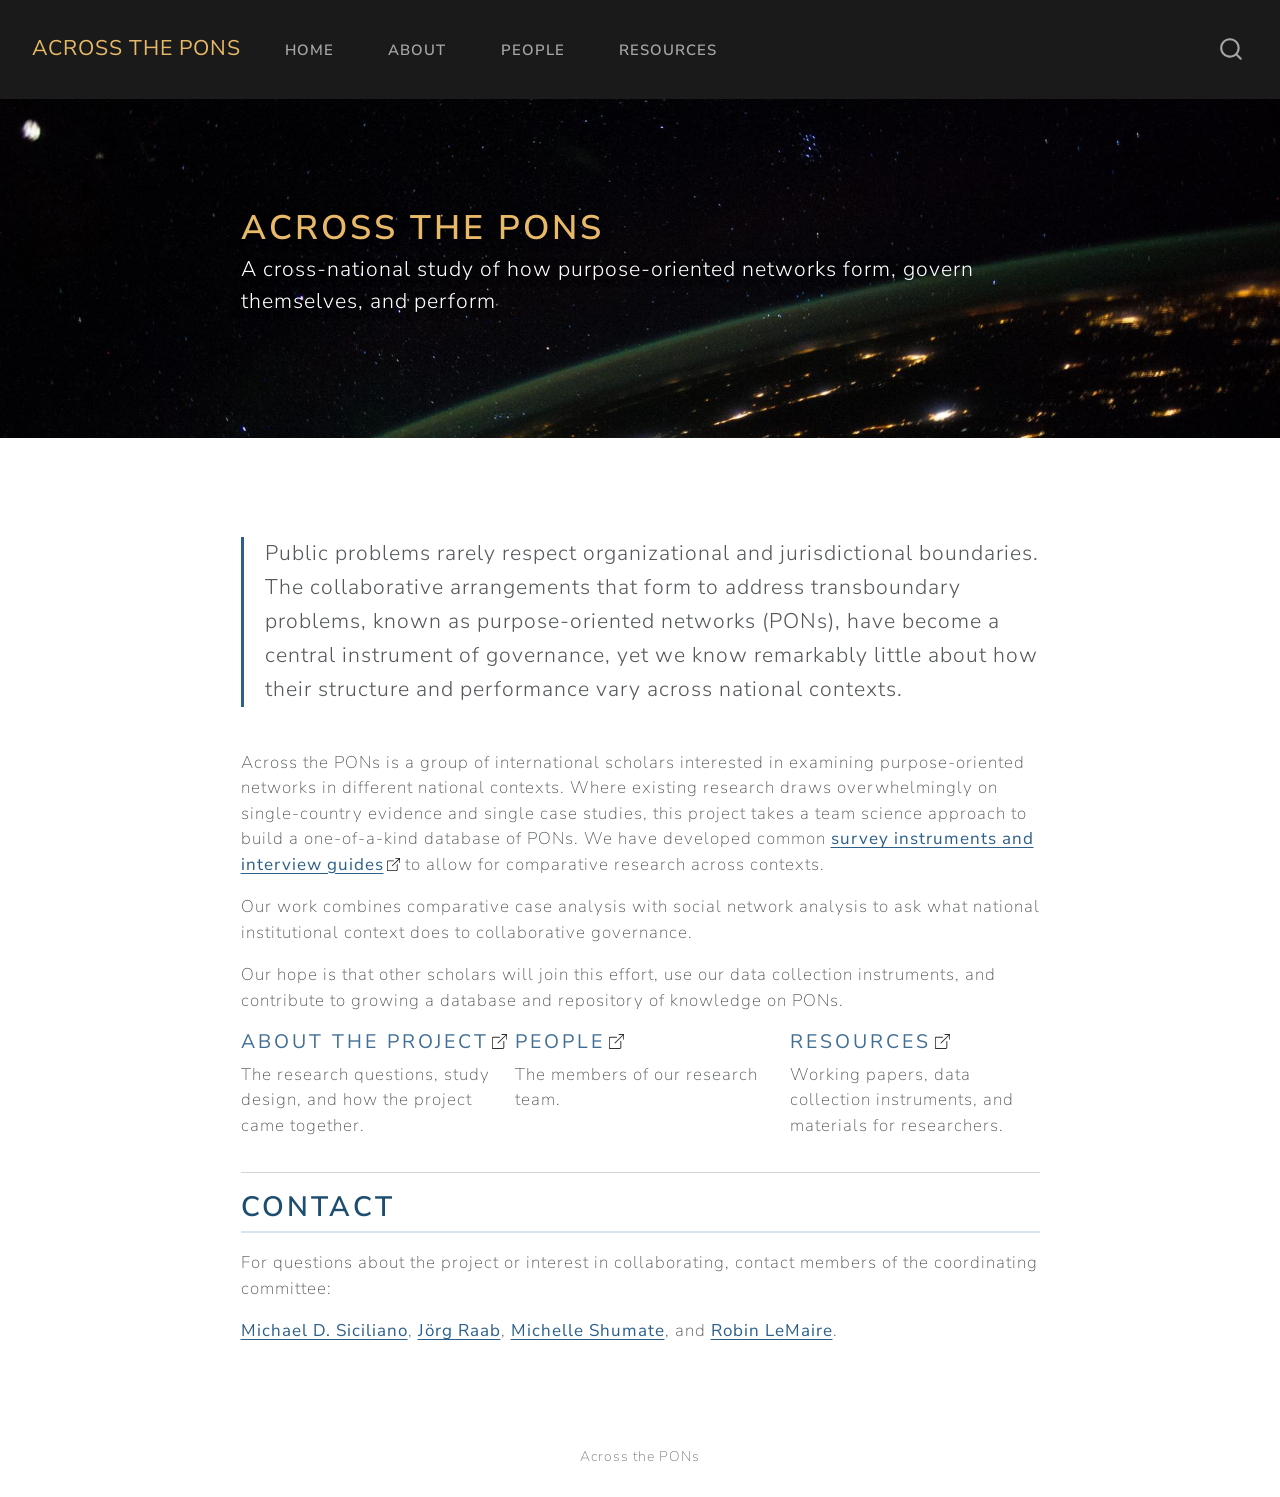
<file: index.html>
<!DOCTYPE html>
<html xmlns="http://www.w3.org/1999/xhtml" lang="en" xml:lang="en"><head>

<meta charset="utf-8">
<meta name="generator" content="quarto-1.8.25">

<meta name="viewport" content="width=device-width, initial-scale=1.0, user-scalable=yes">


<title>Across the PONs | A Cross-National Study of Purpose-Oriented Networks – Across the PONs</title>
<style>
code{white-space: pre-wrap;}
span.smallcaps{font-variant: small-caps;}
div.columns{display: flex; gap: min(4vw, 1.5em);}
div.column{flex: auto; overflow-x: auto;}
div.hanging-indent{margin-left: 1.5em; text-indent: -1.5em;}
ul.task-list{list-style: none;}
ul.task-list li input[type="checkbox"] {
  width: 0.8em;
  margin: 0 0.8em 0.2em -1em; /* quarto-specific, see https://github.com/quarto-dev/quarto-cli/issues/4556 */ 
  vertical-align: middle;
}
</style>


<script src="site_libs/quarto-nav/quarto-nav.js"></script>
<script src="site_libs/quarto-nav/headroom.min.js"></script>
<script src="site_libs/clipboard/clipboard.min.js"></script>
<script src="site_libs/quarto-search/autocomplete.umd.js"></script>
<script src="site_libs/quarto-search/fuse.min.js"></script>
<script src="site_libs/quarto-search/quarto-search.js"></script>
<meta name="quarto:offset" content="./">
<script src="site_libs/quarto-html/quarto.js" type="module"></script>
<script src="site_libs/quarto-html/tabsets/tabsets.js" type="module"></script>
<script src="site_libs/quarto-html/axe/axe-check.js" type="module"></script>
<script src="site_libs/quarto-html/popper.min.js"></script>
<script src="site_libs/quarto-html/tippy.umd.min.js"></script>
<script src="site_libs/quarto-html/anchor.min.js"></script>
<link href="site_libs/quarto-html/tippy.css" rel="stylesheet">
<link href="site_libs/quarto-html/quarto-syntax-highlighting-7b89279ff1a6dce999919e0e67d4d9ec.css" rel="stylesheet" id="quarto-text-highlighting-styles">
<script src="site_libs/bootstrap/bootstrap.min.js"></script>
<link href="site_libs/bootstrap/bootstrap-icons.css" rel="stylesheet">
<link href="site_libs/bootstrap/bootstrap-cc1d64809b8ed731f92ea1275fe9f05b.min.css" rel="stylesheet" append-hash="true" id="quarto-bootstrap" data-mode="light">
<script id="quarto-search-options" type="application/json">{
  "location": "navbar",
  "copy-button": false,
  "collapse-after": 3,
  "panel-placement": "end",
  "type": "overlay",
  "limit": 50,
  "keyboard-shortcut": [
    "f",
    "/",
    "s"
  ],
  "show-item-context": false,
  "language": {
    "search-no-results-text": "No results",
    "search-matching-documents-text": "matching documents",
    "search-copy-link-title": "Copy link to search",
    "search-hide-matches-text": "Hide additional matches",
    "search-more-match-text": "more match in this document",
    "search-more-matches-text": "more matches in this document",
    "search-clear-button-title": "Clear",
    "search-text-placeholder": "",
    "search-detached-cancel-button-title": "Cancel",
    "search-submit-button-title": "Submit",
    "search-label": "Search"
  }
}</script>
<style>

      .quarto-title-block .quarto-title-banner h1,
      .quarto-title-block .quarto-title-banner h2,
      .quarto-title-block .quarto-title-banner h3,
      .quarto-title-block .quarto-title-banner h4,
      .quarto-title-block .quarto-title-banner h5,
      .quarto-title-block .quarto-title-banner h6
      {
        color: white;
      }

      .quarto-title-block .quarto-title-banner {
        color: white;
background-image: url(images/hero.dark.jpg);
background-size: cover;
      }
</style>
<meta name="google-site-verification" content="wmk6bxER3-ttJtcJTQ5ET0wgPTw3tdtN-3O_AGnTTVA">


<link rel="stylesheet" href="styles.css">
<meta property="og:title" content="Across the PONs | A Cross-National Study of Purpose-Oriented Networks">
<meta property="og:description" content="A cross-national study of how purpose-oriented networks form, govern themselves, and perform">
<meta property="og:site_name" content="Across the PONs">
</head>

<body class="nav-fixed fullcontent quarto-light">

<div id="quarto-search-results"></div>
  <header id="quarto-header" class="headroom fixed-top quarto-banner">
    <nav class="navbar navbar-expand-lg " data-bs-theme="dark">
      <div class="navbar-container container-fluid">
      <div class="navbar-brand-container mx-auto">
    <a href="./index.html" class="navbar-brand navbar-brand-logo">
    </a>
    <a class="navbar-brand" href="./index.html">
    <span class="navbar-title">Across the PONs</span>
    </a>
  </div>
            <div id="quarto-search" class="" title="Search"></div>
          <button class="navbar-toggler" type="button" data-bs-toggle="collapse" data-bs-target="#navbarCollapse" aria-controls="navbarCollapse" role="menu" aria-expanded="false" aria-label="Toggle navigation" onclick="if (window.quartoToggleHeadroom) { window.quartoToggleHeadroom(); }">
  <span class="navbar-toggler-icon"></span>
</button>
          <div class="collapse navbar-collapse" id="navbarCollapse">
            <ul class="navbar-nav navbar-nav-scroll me-auto">
  <li class="nav-item">
    <a class="nav-link active" href="./index.html" aria-current="page"> 
<span class="menu-text">Home</span></a>
  </li>  
  <li class="nav-item">
    <a class="nav-link" href="./about.html"> 
<span class="menu-text">About</span></a>
  </li>  
  <li class="nav-item">
    <a class="nav-link" href="./people.html"> 
<span class="menu-text">People</span></a>
  </li>  
  <li class="nav-item">
    <a class="nav-link" href="./resources.html"> 
<span class="menu-text">Resources</span></a>
  </li>  
</ul>
          </div> <!-- /navcollapse -->
            <div class="quarto-navbar-tools">
</div>
      </div> <!-- /container-fluid -->
    </nav>
</header>
<!-- content -->
<header id="title-block-header" class="quarto-title-block default page-columns page-full">
  <div class="quarto-title-banner page-columns page-full">
    <div class="quarto-title column-body">
      <h1 class="title">Across the PONs</h1>
            <p class="subtitle lead">A cross-national study of how purpose-oriented networks form, govern themselves, and perform</p>
                      </div>
  </div>
    
  
  <div class="quarto-title-meta">

      
    
      
    </div>
    
  
  </header><div id="quarto-content" class="quarto-container page-columns page-rows-contents page-layout-article page-navbar">
<!-- sidebar -->
<!-- margin-sidebar -->
    
<!-- main -->
<main class="content quarto-banner-title-block" id="quarto-document-content">





<div class="lead-text">
<p>Public problems rarely respect organizational and jurisdictional boundaries. The collaborative arrangements that form to address transboundary problems, known as purpose-oriented networks (PONs), have become a central instrument of governance, yet we know remarkably little about how their structure and performance vary across national contexts.</p>
</div>
<p>Across the PONs is a group of international scholars interested in examining purpose-oriented networks in different national contexts. Where existing research draws overwhelmingly on single-country evidence and single case studies, this project takes a team science approach to build a one-of-a-kind database of PONs. We have developed common <a href="./resources.html">survey instruments and interview guides</a> to allow for comparative research across contexts.</p>
<p>Our work combines comparative case analysis with social network analysis to ask what national institutional context does to collaborative governance.</p>
<p>Our hope is that other scholars will join this effort, use our data collection instruments, and contribute to growing a database and repository of knowledge on PONs.</p>
<div class="grid">
<section id="about-the-project" class="level3 g-col-12 g-col-md-4">
<h3 class="anchored" data-anchor-id="about-the-project"><a href="./about.html">About the Project</a></h3>
<p>The research questions, study design, and how the project came together.</p>
</section>
<section id="people" class="level3 g-col-12 g-col-md-4">
<h3 class="anchored" data-anchor-id="people"><a href="./people.html">People</a></h3>
<p>The members of our research team.</p>
</section>
<section id="resources" class="level3 g-col-12 g-col-md-4">
<h3 class="anchored" data-anchor-id="resources"><a href="./resources.html">Resources</a></h3>
<p>Working papers, data collection instruments, and materials for researchers.</p>
</section>
</div>
<hr>
<section id="contact" class="level2">
<h2 class="anchored" data-anchor-id="contact">Contact</h2>
<p>For questions about the project or interest in collaborating, contact members of the coordinating committee:</p>
<p><a href="mailto:sicilian@uic.edu">Michael D. Siciliano</a>, <a href="mailto:j.raab@tilburguniversity.edu">Jörg Raab</a>, <a href="mailto:shumate@northwestern.edu">Michelle Shumate</a>, and <a href="mailto:rlemaire@lsu.edu">Robin LeMaire</a>.</p>


</section>

</main> <!-- /main -->
<script id="quarto-html-after-body" type="application/javascript">
  window.document.addEventListener("DOMContentLoaded", function (event) {
    const icon = "";
    const anchorJS = new window.AnchorJS();
    anchorJS.options = {
      placement: 'right',
      icon: icon
    };
    anchorJS.add('.anchored');
    const isCodeAnnotation = (el) => {
      for (const clz of el.classList) {
        if (clz.startsWith('code-annotation-')) {                     
          return true;
        }
      }
      return false;
    }
    const onCopySuccess = function(e) {
      // button target
      const button = e.trigger;
      // don't keep focus
      button.blur();
      // flash "checked"
      button.classList.add('code-copy-button-checked');
      var currentTitle = button.getAttribute("title");
      button.setAttribute("title", "Copied!");
      let tooltip;
      if (window.bootstrap) {
        button.setAttribute("data-bs-toggle", "tooltip");
        button.setAttribute("data-bs-placement", "left");
        button.setAttribute("data-bs-title", "Copied!");
        tooltip = new bootstrap.Tooltip(button, 
          { trigger: "manual", 
            customClass: "code-copy-button-tooltip",
            offset: [0, -8]});
        tooltip.show();    
      }
      setTimeout(function() {
        if (tooltip) {
          tooltip.hide();
          button.removeAttribute("data-bs-title");
          button.removeAttribute("data-bs-toggle");
          button.removeAttribute("data-bs-placement");
        }
        button.setAttribute("title", currentTitle);
        button.classList.remove('code-copy-button-checked');
      }, 1000);
      // clear code selection
      e.clearSelection();
    }
    const getTextToCopy = function(trigger) {
      const outerScaffold = trigger.parentElement.cloneNode(true);
      const codeEl = outerScaffold.querySelector('code');
      for (const childEl of codeEl.children) {
        if (isCodeAnnotation(childEl)) {
          childEl.remove();
        }
      }
      return codeEl.innerText;
    }
    const clipboard = new window.ClipboardJS('.code-copy-button:not([data-in-quarto-modal])', {
      text: getTextToCopy
    });
    clipboard.on('success', onCopySuccess);
    if (window.document.getElementById('quarto-embedded-source-code-modal')) {
      const clipboardModal = new window.ClipboardJS('.code-copy-button[data-in-quarto-modal]', {
        text: getTextToCopy,
        container: window.document.getElementById('quarto-embedded-source-code-modal')
      });
      clipboardModal.on('success', onCopySuccess);
    }
      var localhostRegex = new RegExp(/^(?:http|https):\/\/localhost\:?[0-9]*\//);
      var mailtoRegex = new RegExp(/^mailto:/);
        var filterRegex = new RegExp("https:\/\/across-the-pons\.github\.io");
      var isInternal = (href) => {
          return filterRegex.test(href) || localhostRegex.test(href) || mailtoRegex.test(href);
      }
      // Inspect non-navigation links and adorn them if external
     var links = window.document.querySelectorAll('a[href]:not(.nav-link):not(.navbar-brand):not(.toc-action):not(.sidebar-link):not(.sidebar-item-toggle):not(.pagination-link):not(.no-external):not([aria-hidden]):not(.dropdown-item):not(.quarto-navigation-tool):not(.about-link)');
      for (var i=0; i<links.length; i++) {
        const link = links[i];
        if (!isInternal(link.href)) {
          // undo the damage that might have been done by quarto-nav.js in the case of
          // links that we want to consider external
          if (link.dataset.originalHref !== undefined) {
            link.href = link.dataset.originalHref;
          }
            // target, if specified
            link.setAttribute("target", "_blank");
            if (link.getAttribute("rel") === null) {
              link.setAttribute("rel", "noopener");
            }
            // default icon
            link.classList.add("external");
        }
      }
    function tippyHover(el, contentFn, onTriggerFn, onUntriggerFn) {
      const config = {
        allowHTML: true,
        maxWidth: 500,
        delay: 100,
        arrow: false,
        appendTo: function(el) {
            return el.parentElement;
        },
        interactive: true,
        interactiveBorder: 10,
        theme: 'quarto',
        placement: 'bottom-start',
      };
      if (contentFn) {
        config.content = contentFn;
      }
      if (onTriggerFn) {
        config.onTrigger = onTriggerFn;
      }
      if (onUntriggerFn) {
        config.onUntrigger = onUntriggerFn;
      }
      window.tippy(el, config); 
    }
    const noterefs = window.document.querySelectorAll('a[role="doc-noteref"]');
    for (var i=0; i<noterefs.length; i++) {
      const ref = noterefs[i];
      tippyHover(ref, function() {
        // use id or data attribute instead here
        let href = ref.getAttribute('data-footnote-href') || ref.getAttribute('href');
        try { href = new URL(href).hash; } catch {}
        const id = href.replace(/^#\/?/, "");
        const note = window.document.getElementById(id);
        if (note) {
          return note.innerHTML;
        } else {
          return "";
        }
      });
    }
    const xrefs = window.document.querySelectorAll('a.quarto-xref');
    const processXRef = (id, note) => {
      // Strip column container classes
      const stripColumnClz = (el) => {
        el.classList.remove("page-full", "page-columns");
        if (el.children) {
          for (const child of el.children) {
            stripColumnClz(child);
          }
        }
      }
      stripColumnClz(note)
      if (id === null || id.startsWith('sec-')) {
        // Special case sections, only their first couple elements
        const container = document.createElement("div");
        if (note.children && note.children.length > 2) {
          container.appendChild(note.children[0].cloneNode(true));
          for (let i = 1; i < note.children.length; i++) {
            const child = note.children[i];
            if (child.tagName === "P" && child.innerText === "") {
              continue;
            } else {
              container.appendChild(child.cloneNode(true));
              break;
            }
          }
          if (window.Quarto?.typesetMath) {
            window.Quarto.typesetMath(container);
          }
          return container.innerHTML
        } else {
          if (window.Quarto?.typesetMath) {
            window.Quarto.typesetMath(note);
          }
          return note.innerHTML;
        }
      } else {
        // Remove any anchor links if they are present
        const anchorLink = note.querySelector('a.anchorjs-link');
        if (anchorLink) {
          anchorLink.remove();
        }
        if (window.Quarto?.typesetMath) {
          window.Quarto.typesetMath(note);
        }
        if (note.classList.contains("callout")) {
          return note.outerHTML;
        } else {
          return note.innerHTML;
        }
      }
    }
    for (var i=0; i<xrefs.length; i++) {
      const xref = xrefs[i];
      tippyHover(xref, undefined, function(instance) {
        instance.disable();
        let url = xref.getAttribute('href');
        let hash = undefined; 
        if (url.startsWith('#')) {
          hash = url;
        } else {
          try { hash = new URL(url).hash; } catch {}
        }
        if (hash) {
          const id = hash.replace(/^#\/?/, "");
          const note = window.document.getElementById(id);
          if (note !== null) {
            try {
              const html = processXRef(id, note.cloneNode(true));
              instance.setContent(html);
            } finally {
              instance.enable();
              instance.show();
            }
          } else {
            // See if we can fetch this
            fetch(url.split('#')[0])
            .then(res => res.text())
            .then(html => {
              const parser = new DOMParser();
              const htmlDoc = parser.parseFromString(html, "text/html");
              const note = htmlDoc.getElementById(id);
              if (note !== null) {
                const html = processXRef(id, note);
                instance.setContent(html);
              } 
            }).finally(() => {
              instance.enable();
              instance.show();
            });
          }
        } else {
          // See if we can fetch a full url (with no hash to target)
          // This is a special case and we should probably do some content thinning / targeting
          fetch(url)
          .then(res => res.text())
          .then(html => {
            const parser = new DOMParser();
            const htmlDoc = parser.parseFromString(html, "text/html");
            const note = htmlDoc.querySelector('main.content');
            if (note !== null) {
              // This should only happen for chapter cross references
              // (since there is no id in the URL)
              // remove the first header
              if (note.children.length > 0 && note.children[0].tagName === "HEADER") {
                note.children[0].remove();
              }
              const html = processXRef(null, note);
              instance.setContent(html);
            } 
          }).finally(() => {
            instance.enable();
            instance.show();
          });
        }
      }, function(instance) {
      });
    }
        let selectedAnnoteEl;
        const selectorForAnnotation = ( cell, annotation) => {
          let cellAttr = 'data-code-cell="' + cell + '"';
          let lineAttr = 'data-code-annotation="' +  annotation + '"';
          const selector = 'span[' + cellAttr + '][' + lineAttr + ']';
          return selector;
        }
        const selectCodeLines = (annoteEl) => {
          const doc = window.document;
          const targetCell = annoteEl.getAttribute("data-target-cell");
          const targetAnnotation = annoteEl.getAttribute("data-target-annotation");
          const annoteSpan = window.document.querySelector(selectorForAnnotation(targetCell, targetAnnotation));
          const lines = annoteSpan.getAttribute("data-code-lines").split(",");
          const lineIds = lines.map((line) => {
            return targetCell + "-" + line;
          })
          let top = null;
          let height = null;
          let parent = null;
          if (lineIds.length > 0) {
              //compute the position of the single el (top and bottom and make a div)
              const el = window.document.getElementById(lineIds[0]);
              top = el.offsetTop;
              height = el.offsetHeight;
              parent = el.parentElement.parentElement;
            if (lineIds.length > 1) {
              const lastEl = window.document.getElementById(lineIds[lineIds.length - 1]);
              const bottom = lastEl.offsetTop + lastEl.offsetHeight;
              height = bottom - top;
            }
            if (top !== null && height !== null && parent !== null) {
              // cook up a div (if necessary) and position it 
              let div = window.document.getElementById("code-annotation-line-highlight");
              if (div === null) {
                div = window.document.createElement("div");
                div.setAttribute("id", "code-annotation-line-highlight");
                div.style.position = 'absolute';
                parent.appendChild(div);
              }
              div.style.top = top - 2 + "px";
              div.style.height = height + 4 + "px";
              div.style.left = 0;
              let gutterDiv = window.document.getElementById("code-annotation-line-highlight-gutter");
              if (gutterDiv === null) {
                gutterDiv = window.document.createElement("div");
                gutterDiv.setAttribute("id", "code-annotation-line-highlight-gutter");
                gutterDiv.style.position = 'absolute';
                const codeCell = window.document.getElementById(targetCell);
                const gutter = codeCell.querySelector('.code-annotation-gutter');
                gutter.appendChild(gutterDiv);
              }
              gutterDiv.style.top = top - 2 + "px";
              gutterDiv.style.height = height + 4 + "px";
            }
            selectedAnnoteEl = annoteEl;
          }
        };
        const unselectCodeLines = () => {
          const elementsIds = ["code-annotation-line-highlight", "code-annotation-line-highlight-gutter"];
          elementsIds.forEach((elId) => {
            const div = window.document.getElementById(elId);
            if (div) {
              div.remove();
            }
          });
          selectedAnnoteEl = undefined;
        };
          // Handle positioning of the toggle
      window.addEventListener(
        "resize",
        throttle(() => {
          elRect = undefined;
          if (selectedAnnoteEl) {
            selectCodeLines(selectedAnnoteEl);
          }
        }, 10)
      );
      function throttle(fn, ms) {
      let throttle = false;
      let timer;
        return (...args) => {
          if(!throttle) { // first call gets through
              fn.apply(this, args);
              throttle = true;
          } else { // all the others get throttled
              if(timer) clearTimeout(timer); // cancel #2
              timer = setTimeout(() => {
                fn.apply(this, args);
                timer = throttle = false;
              }, ms);
          }
        };
      }
        // Attach click handler to the DT
        const annoteDls = window.document.querySelectorAll('dt[data-target-cell]');
        for (const annoteDlNode of annoteDls) {
          annoteDlNode.addEventListener('click', (event) => {
            const clickedEl = event.target;
            if (clickedEl !== selectedAnnoteEl) {
              unselectCodeLines();
              const activeEl = window.document.querySelector('dt[data-target-cell].code-annotation-active');
              if (activeEl) {
                activeEl.classList.remove('code-annotation-active');
              }
              selectCodeLines(clickedEl);
              clickedEl.classList.add('code-annotation-active');
            } else {
              // Unselect the line
              unselectCodeLines();
              clickedEl.classList.remove('code-annotation-active');
            }
          });
        }
    const findCites = (el) => {
      const parentEl = el.parentElement;
      if (parentEl) {
        const cites = parentEl.dataset.cites;
        if (cites) {
          return {
            el,
            cites: cites.split(' ')
          };
        } else {
          return findCites(el.parentElement)
        }
      } else {
        return undefined;
      }
    };
    var bibliorefs = window.document.querySelectorAll('a[role="doc-biblioref"]');
    for (var i=0; i<bibliorefs.length; i++) {
      const ref = bibliorefs[i];
      const citeInfo = findCites(ref);
      if (citeInfo) {
        tippyHover(citeInfo.el, function() {
          var popup = window.document.createElement('div');
          citeInfo.cites.forEach(function(cite) {
            var citeDiv = window.document.createElement('div');
            citeDiv.classList.add('hanging-indent');
            citeDiv.classList.add('csl-entry');
            var biblioDiv = window.document.getElementById('ref-' + cite);
            if (biblioDiv) {
              citeDiv.innerHTML = biblioDiv.innerHTML;
            }
            popup.appendChild(citeDiv);
          });
          return popup.innerHTML;
        });
      }
    }
  });
  </script>
</div> <!-- /content -->
<footer class="footer">
  <div class="nav-footer">
    <div class="nav-footer-left">
      &nbsp;
    </div>   
    <div class="nav-footer-center">
<p>Across the PONs</p>
</div>
    <div class="nav-footer-right">
      &nbsp;
    </div>
  </div>
</footer>




</body></html>
</file>
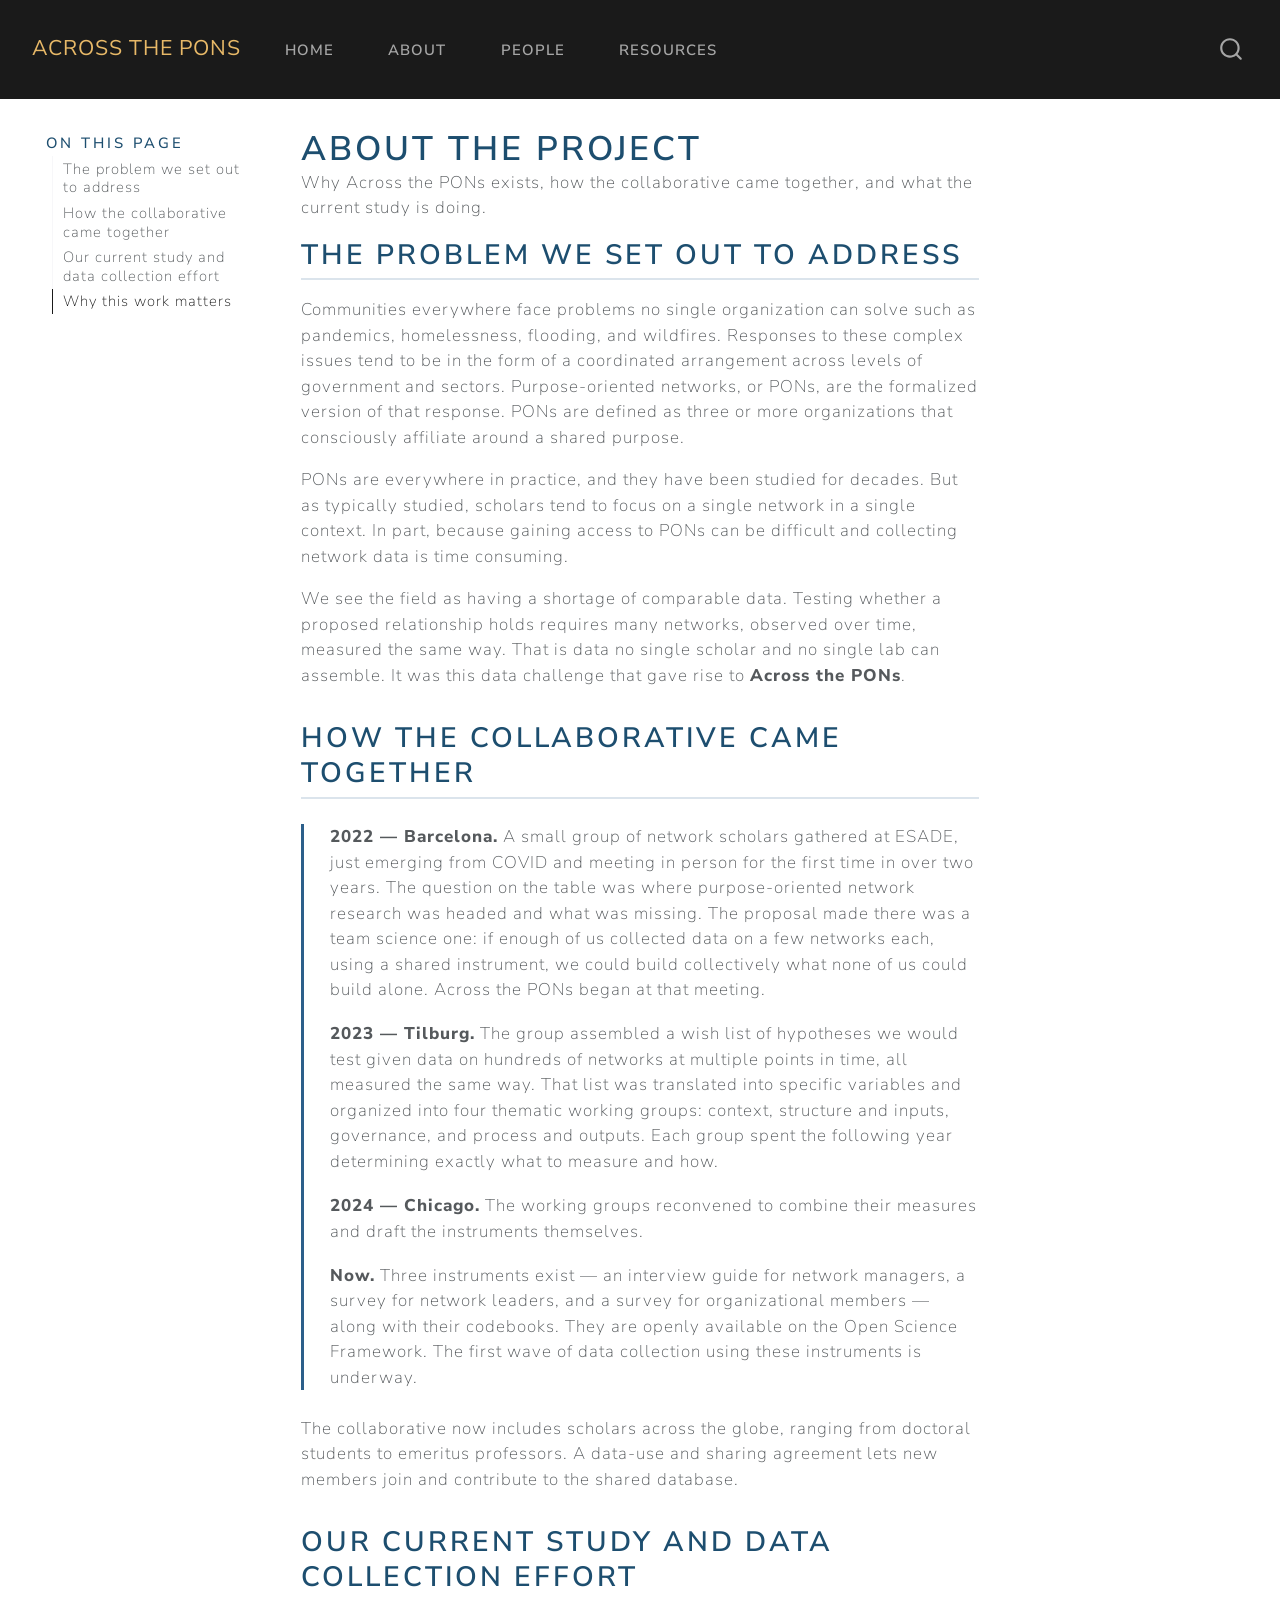
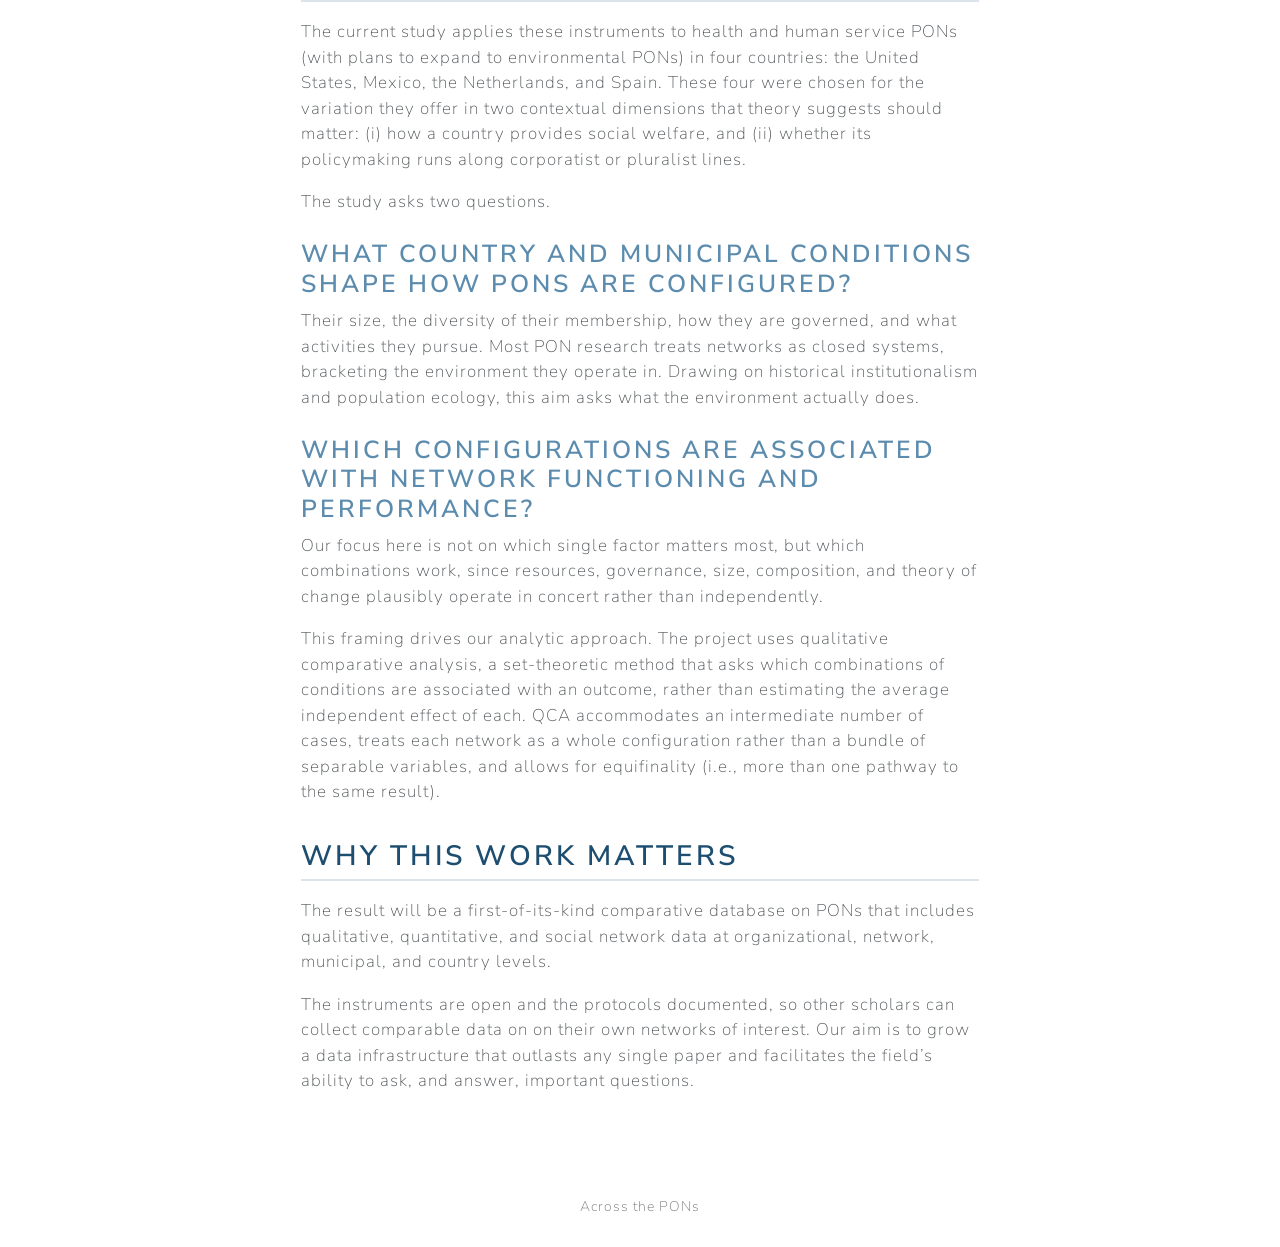
<file: about.html>
<!DOCTYPE html>
<html xmlns="http://www.w3.org/1999/xhtml" lang="en" xml:lang="en"><head>

<meta charset="utf-8">
<meta name="generator" content="quarto-1.8.25">

<meta name="viewport" content="width=device-width, initial-scale=1.0, user-scalable=yes">

<meta name="description" content="Why Across the PONs exists, how the collaborative came together, and what the current study is doing.">

<title>About the Project – Across the PONs</title>
<style>
code{white-space: pre-wrap;}
span.smallcaps{font-variant: small-caps;}
div.columns{display: flex; gap: min(4vw, 1.5em);}
div.column{flex: auto; overflow-x: auto;}
div.hanging-indent{margin-left: 1.5em; text-indent: -1.5em;}
ul.task-list{list-style: none;}
ul.task-list li input[type="checkbox"] {
  width: 0.8em;
  margin: 0 0.8em 0.2em -1em; /* quarto-specific, see https://github.com/quarto-dev/quarto-cli/issues/4556 */ 
  vertical-align: middle;
}
</style>


<script src="site_libs/quarto-nav/quarto-nav.js"></script>
<script src="site_libs/quarto-nav/headroom.min.js"></script>
<script src="site_libs/clipboard/clipboard.min.js"></script>
<script src="site_libs/quarto-search/autocomplete.umd.js"></script>
<script src="site_libs/quarto-search/fuse.min.js"></script>
<script src="site_libs/quarto-search/quarto-search.js"></script>
<meta name="quarto:offset" content="./">
<script src="site_libs/quarto-html/quarto.js" type="module"></script>
<script src="site_libs/quarto-html/tabsets/tabsets.js" type="module"></script>
<script src="site_libs/quarto-html/axe/axe-check.js" type="module"></script>
<script src="site_libs/quarto-html/popper.min.js"></script>
<script src="site_libs/quarto-html/tippy.umd.min.js"></script>
<script src="site_libs/quarto-html/anchor.min.js"></script>
<link href="site_libs/quarto-html/tippy.css" rel="stylesheet">
<link href="site_libs/quarto-html/quarto-syntax-highlighting-7b89279ff1a6dce999919e0e67d4d9ec.css" rel="stylesheet" id="quarto-text-highlighting-styles">
<script src="site_libs/bootstrap/bootstrap.min.js"></script>
<link href="site_libs/bootstrap/bootstrap-icons.css" rel="stylesheet">
<link href="site_libs/bootstrap/bootstrap-cc1d64809b8ed731f92ea1275fe9f05b.min.css" rel="stylesheet" append-hash="true" id="quarto-bootstrap" data-mode="light">
<script id="quarto-search-options" type="application/json">{
  "location": "navbar",
  "copy-button": false,
  "collapse-after": 3,
  "panel-placement": "end",
  "type": "overlay",
  "limit": 50,
  "keyboard-shortcut": [
    "f",
    "/",
    "s"
  ],
  "show-item-context": false,
  "language": {
    "search-no-results-text": "No results",
    "search-matching-documents-text": "matching documents",
    "search-copy-link-title": "Copy link to search",
    "search-hide-matches-text": "Hide additional matches",
    "search-more-match-text": "more match in this document",
    "search-more-matches-text": "more matches in this document",
    "search-clear-button-title": "Clear",
    "search-text-placeholder": "",
    "search-detached-cancel-button-title": "Cancel",
    "search-submit-button-title": "Submit",
    "search-label": "Search"
  }
}</script>
<meta name="google-site-verification" content="wmk6bxER3-ttJtcJTQ5ET0wgPTw3tdtN-3O_AGnTTVA">


<link rel="stylesheet" href="styles.css">
<meta property="og:title" content="About the Project – Across the PONs">
<meta property="og:description" content="Why Across the PONs exists, how the collaborative came together, and what the current study is doing.">
<meta property="og:site_name" content="Across the PONs">
</head>

<body class="floating nav-fixed quarto-light">

<div id="quarto-search-results"></div>
  <header id="quarto-header" class="headroom fixed-top">
    <nav class="navbar navbar-expand-lg " data-bs-theme="dark">
      <div class="navbar-container container-fluid">
      <div class="navbar-brand-container mx-auto">
    <a href="./index.html" class="navbar-brand navbar-brand-logo">
    </a>
    <a class="navbar-brand" href="./index.html">
    <span class="navbar-title">Across the PONs</span>
    </a>
  </div>
            <div id="quarto-search" class="" title="Search"></div>
          <button class="navbar-toggler" type="button" data-bs-toggle="collapse" data-bs-target="#navbarCollapse" aria-controls="navbarCollapse" role="menu" aria-expanded="false" aria-label="Toggle navigation" onclick="if (window.quartoToggleHeadroom) { window.quartoToggleHeadroom(); }">
  <span class="navbar-toggler-icon"></span>
</button>
          <div class="collapse navbar-collapse" id="navbarCollapse">
            <ul class="navbar-nav navbar-nav-scroll me-auto">
  <li class="nav-item">
    <a class="nav-link" href="./index.html"> 
<span class="menu-text">Home</span></a>
  </li>  
  <li class="nav-item">
    <a class="nav-link active" href="./about.html" aria-current="page"> 
<span class="menu-text">About</span></a>
  </li>  
  <li class="nav-item">
    <a class="nav-link" href="./people.html"> 
<span class="menu-text">People</span></a>
  </li>  
  <li class="nav-item">
    <a class="nav-link" href="./resources.html"> 
<span class="menu-text">Resources</span></a>
  </li>  
</ul>
          </div> <!-- /navcollapse -->
            <div class="quarto-navbar-tools">
</div>
      </div> <!-- /container-fluid -->
    </nav>
</header>
<!-- content -->
<div id="quarto-content" class="quarto-container page-columns page-rows-contents page-layout-article page-navbar">
<!-- sidebar -->
  <nav id="quarto-sidebar" class="sidebar collapse collapse-horizontal quarto-sidebar-collapse-item sidebar-navigation floating overflow-auto">
    <nav id="TOC" role="doc-toc" class="toc-active">
    <h2 id="toc-title">On this page</h2>
   
  <ul>
  <li><a href="#the-problem-we-set-out-to-address" id="toc-the-problem-we-set-out-to-address" class="nav-link active" data-scroll-target="#the-problem-we-set-out-to-address">The problem we set out to address</a></li>
  <li><a href="#how-the-collaborative-came-together" id="toc-how-the-collaborative-came-together" class="nav-link" data-scroll-target="#how-the-collaborative-came-together">How the collaborative came together</a></li>
  <li><a href="#our-current-study-and-data-collection-effort" id="toc-our-current-study-and-data-collection-effort" class="nav-link" data-scroll-target="#our-current-study-and-data-collection-effort">Our current study and data collection effort</a>
  <ul class="collapse">
  <li><a href="#what-country-and-municipal-conditions-shape-how-pons-are-configured" id="toc-what-country-and-municipal-conditions-shape-how-pons-are-configured" class="nav-link" data-scroll-target="#what-country-and-municipal-conditions-shape-how-pons-are-configured">What country and municipal conditions shape how PONs are configured?</a></li>
  <li><a href="#which-configurations-are-associated-with-network-functioning-and-performance" id="toc-which-configurations-are-associated-with-network-functioning-and-performance" class="nav-link" data-scroll-target="#which-configurations-are-associated-with-network-functioning-and-performance">Which configurations are associated with network functioning and performance?</a></li>
  </ul></li>
  <li><a href="#why-this-work-matters" id="toc-why-this-work-matters" class="nav-link" data-scroll-target="#why-this-work-matters">Why this work matters</a></li>
  </ul>
</nav>
</nav>
<div id="quarto-sidebar-glass" class="quarto-sidebar-collapse-item" data-bs-toggle="collapse" data-bs-target=".quarto-sidebar-collapse-item"></div>
<!-- margin-sidebar -->
    <div id="quarto-margin-sidebar" class="sidebar margin-sidebar zindex-bottom">
    </div>
<!-- main -->
<main class="content" id="quarto-document-content">

<header id="title-block-header" class="quarto-title-block default">
<div class="quarto-title">
<h1 class="title">About the Project</h1>
</div>

<div>
  <div class="description">
    Why Across the PONs exists, how the collaborative came together, and what the current study is doing.
  </div>
</div>


<div class="quarto-title-meta">

    
  
    
  </div>
  


</header>


<section id="the-problem-we-set-out-to-address" class="level2">
<h2 class="anchored" data-anchor-id="the-problem-we-set-out-to-address">The problem we set out to address</h2>
<p>Communities everywhere face problems no single organization can solve such as pandemics, homelessness, flooding, and wildfires. Responses to these complex issues tend to be in the form of a coordinated arrangement across levels of government and sectors. Purpose-oriented networks, or PONs, are the formalized version of that response. PONs are defined as three or more organizations that consciously affiliate around a shared purpose.</p>
<p>PONs are everywhere in practice, and they have been studied for decades. But as typically studied, scholars tend to focus on a single network in a single context. In part, because gaining access to PONs can be difficult and collecting network data is time consuming.</p>
<p>We see the field as having a shortage of comparable data. Testing whether a proposed relationship holds requires many networks, observed over time, measured the same way. That is data no single scholar and no single lab can assemble. It was this data challenge that gave rise to <strong>Across the PONs</strong>.</p>
</section>
<section id="how-the-collaborative-came-together" class="level2">
<h2 class="anchored" data-anchor-id="how-the-collaborative-came-together">How the collaborative came together</h2>
<div class="timeline">
<p><strong>2022 — Barcelona.</strong> A small group of network scholars gathered at ESADE, just emerging from COVID and meeting in person for the first time in over two years. The question on the table was where purpose-oriented network research was headed and what was missing. The proposal made there was a team science one: if enough of us collected data on a few networks each, using a shared instrument, we could build collectively what none of us could build alone. Across the PONs began at that meeting.</p>
<p><strong>2023 — Tilburg.</strong> The group assembled a wish list of hypotheses we would test given data on hundreds of networks at multiple points in time, all measured the same way. That list was translated into specific variables and organized into four thematic working groups: context, structure and inputs, governance, and process and outputs. Each group spent the following year determining exactly what to measure and how.</p>
<p><strong>2024 — Chicago.</strong> The working groups reconvened to combine their measures and draft the instruments themselves.</p>
<p><strong>Now.</strong> Three instruments exist — an interview guide for network managers, a survey for network leaders, and a survey for organizational members — along with their codebooks. They are openly available on the Open Science Framework. The first wave of data collection using these instruments is underway.</p>
</div>
<p>The collaborative now includes scholars across the globe, ranging from doctoral students to emeritus professors. A data-use and sharing agreement lets new members join and contribute to the shared database.</p>
</section>
<section id="our-current-study-and-data-collection-effort" class="level2">
<h2 class="anchored" data-anchor-id="our-current-study-and-data-collection-effort">Our current study and data collection effort</h2>
<p>The current study applies these instruments to health and human service PONs (with plans to expand to environmental PONs) in four countries: the United States, Mexico, the Netherlands, and Spain. These four were chosen for the variation they offer in two contextual dimensions that theory suggests should matter: (i) how a country provides social welfare, and (ii) whether its policymaking runs along corporatist or pluralist lines.</p>
<p>The study asks two questions.</p>
<section id="what-country-and-municipal-conditions-shape-how-pons-are-configured" class="level3">
<h3 class="anchored" data-anchor-id="what-country-and-municipal-conditions-shape-how-pons-are-configured">What country and municipal conditions shape how PONs are configured?</h3>
<p>Their size, the diversity of their membership, how they are governed, and what activities they pursue. Most PON research treats networks as closed systems, bracketing the environment they operate in. Drawing on historical institutionalism and population ecology, this aim asks what the environment actually does.</p>
</section>
<section id="which-configurations-are-associated-with-network-functioning-and-performance" class="level3">
<h3 class="anchored" data-anchor-id="which-configurations-are-associated-with-network-functioning-and-performance">Which configurations are associated with network functioning and performance?</h3>
<p>Our focus here is not on which single factor matters most, but which combinations work, since resources, governance, size, composition, and theory of change plausibly operate in concert rather than independently.</p>
<p>This framing drives our analytic approach. The project uses qualitative comparative analysis, a set-theoretic method that asks which combinations of conditions are associated with an outcome, rather than estimating the average independent effect of each. QCA accommodates an intermediate number of cases, treats each network as a whole configuration rather than a bundle of separable variables, and allows for equifinality (i.e., more than one pathway to the same result).</p>
</section>
</section>
<section id="why-this-work-matters" class="level2">
<h2 class="anchored" data-anchor-id="why-this-work-matters">Why this work matters</h2>
<p>The result will be a first-of-its-kind comparative database on PONs that includes qualitative, quantitative, and social network data at organizational, network, municipal, and country levels.</p>
<p>The instruments are open and the protocols documented, so other scholars can collect comparable data on on their own networks of interest. Our aim is to grow a data infrastructure that outlasts any single paper and facilitates the field’s ability to ask, and answer, important questions.</p>


</section>

</main> <!-- /main -->
<script id="quarto-html-after-body" type="application/javascript">
  window.document.addEventListener("DOMContentLoaded", function (event) {
    const icon = "";
    const anchorJS = new window.AnchorJS();
    anchorJS.options = {
      placement: 'right',
      icon: icon
    };
    anchorJS.add('.anchored');
    const isCodeAnnotation = (el) => {
      for (const clz of el.classList) {
        if (clz.startsWith('code-annotation-')) {                     
          return true;
        }
      }
      return false;
    }
    const onCopySuccess = function(e) {
      // button target
      const button = e.trigger;
      // don't keep focus
      button.blur();
      // flash "checked"
      button.classList.add('code-copy-button-checked');
      var currentTitle = button.getAttribute("title");
      button.setAttribute("title", "Copied!");
      let tooltip;
      if (window.bootstrap) {
        button.setAttribute("data-bs-toggle", "tooltip");
        button.setAttribute("data-bs-placement", "left");
        button.setAttribute("data-bs-title", "Copied!");
        tooltip = new bootstrap.Tooltip(button, 
          { trigger: "manual", 
            customClass: "code-copy-button-tooltip",
            offset: [0, -8]});
        tooltip.show();    
      }
      setTimeout(function() {
        if (tooltip) {
          tooltip.hide();
          button.removeAttribute("data-bs-title");
          button.removeAttribute("data-bs-toggle");
          button.removeAttribute("data-bs-placement");
        }
        button.setAttribute("title", currentTitle);
        button.classList.remove('code-copy-button-checked');
      }, 1000);
      // clear code selection
      e.clearSelection();
    }
    const getTextToCopy = function(trigger) {
      const outerScaffold = trigger.parentElement.cloneNode(true);
      const codeEl = outerScaffold.querySelector('code');
      for (const childEl of codeEl.children) {
        if (isCodeAnnotation(childEl)) {
          childEl.remove();
        }
      }
      return codeEl.innerText;
    }
    const clipboard = new window.ClipboardJS('.code-copy-button:not([data-in-quarto-modal])', {
      text: getTextToCopy
    });
    clipboard.on('success', onCopySuccess);
    if (window.document.getElementById('quarto-embedded-source-code-modal')) {
      const clipboardModal = new window.ClipboardJS('.code-copy-button[data-in-quarto-modal]', {
        text: getTextToCopy,
        container: window.document.getElementById('quarto-embedded-source-code-modal')
      });
      clipboardModal.on('success', onCopySuccess);
    }
      var localhostRegex = new RegExp(/^(?:http|https):\/\/localhost\:?[0-9]*\//);
      var mailtoRegex = new RegExp(/^mailto:/);
        var filterRegex = new RegExp("https:\/\/across-the-pons\.github\.io");
      var isInternal = (href) => {
          return filterRegex.test(href) || localhostRegex.test(href) || mailtoRegex.test(href);
      }
      // Inspect non-navigation links and adorn them if external
     var links = window.document.querySelectorAll('a[href]:not(.nav-link):not(.navbar-brand):not(.toc-action):not(.sidebar-link):not(.sidebar-item-toggle):not(.pagination-link):not(.no-external):not([aria-hidden]):not(.dropdown-item):not(.quarto-navigation-tool):not(.about-link)');
      for (var i=0; i<links.length; i++) {
        const link = links[i];
        if (!isInternal(link.href)) {
          // undo the damage that might have been done by quarto-nav.js in the case of
          // links that we want to consider external
          if (link.dataset.originalHref !== undefined) {
            link.href = link.dataset.originalHref;
          }
            // target, if specified
            link.setAttribute("target", "_blank");
            if (link.getAttribute("rel") === null) {
              link.setAttribute("rel", "noopener");
            }
            // default icon
            link.classList.add("external");
        }
      }
    function tippyHover(el, contentFn, onTriggerFn, onUntriggerFn) {
      const config = {
        allowHTML: true,
        maxWidth: 500,
        delay: 100,
        arrow: false,
        appendTo: function(el) {
            return el.parentElement;
        },
        interactive: true,
        interactiveBorder: 10,
        theme: 'quarto',
        placement: 'bottom-start',
      };
      if (contentFn) {
        config.content = contentFn;
      }
      if (onTriggerFn) {
        config.onTrigger = onTriggerFn;
      }
      if (onUntriggerFn) {
        config.onUntrigger = onUntriggerFn;
      }
      window.tippy(el, config); 
    }
    const noterefs = window.document.querySelectorAll('a[role="doc-noteref"]');
    for (var i=0; i<noterefs.length; i++) {
      const ref = noterefs[i];
      tippyHover(ref, function() {
        // use id or data attribute instead here
        let href = ref.getAttribute('data-footnote-href') || ref.getAttribute('href');
        try { href = new URL(href).hash; } catch {}
        const id = href.replace(/^#\/?/, "");
        const note = window.document.getElementById(id);
        if (note) {
          return note.innerHTML;
        } else {
          return "";
        }
      });
    }
    const xrefs = window.document.querySelectorAll('a.quarto-xref');
    const processXRef = (id, note) => {
      // Strip column container classes
      const stripColumnClz = (el) => {
        el.classList.remove("page-full", "page-columns");
        if (el.children) {
          for (const child of el.children) {
            stripColumnClz(child);
          }
        }
      }
      stripColumnClz(note)
      if (id === null || id.startsWith('sec-')) {
        // Special case sections, only their first couple elements
        const container = document.createElement("div");
        if (note.children && note.children.length > 2) {
          container.appendChild(note.children[0].cloneNode(true));
          for (let i = 1; i < note.children.length; i++) {
            const child = note.children[i];
            if (child.tagName === "P" && child.innerText === "") {
              continue;
            } else {
              container.appendChild(child.cloneNode(true));
              break;
            }
          }
          if (window.Quarto?.typesetMath) {
            window.Quarto.typesetMath(container);
          }
          return container.innerHTML
        } else {
          if (window.Quarto?.typesetMath) {
            window.Quarto.typesetMath(note);
          }
          return note.innerHTML;
        }
      } else {
        // Remove any anchor links if they are present
        const anchorLink = note.querySelector('a.anchorjs-link');
        if (anchorLink) {
          anchorLink.remove();
        }
        if (window.Quarto?.typesetMath) {
          window.Quarto.typesetMath(note);
        }
        if (note.classList.contains("callout")) {
          return note.outerHTML;
        } else {
          return note.innerHTML;
        }
      }
    }
    for (var i=0; i<xrefs.length; i++) {
      const xref = xrefs[i];
      tippyHover(xref, undefined, function(instance) {
        instance.disable();
        let url = xref.getAttribute('href');
        let hash = undefined; 
        if (url.startsWith('#')) {
          hash = url;
        } else {
          try { hash = new URL(url).hash; } catch {}
        }
        if (hash) {
          const id = hash.replace(/^#\/?/, "");
          const note = window.document.getElementById(id);
          if (note !== null) {
            try {
              const html = processXRef(id, note.cloneNode(true));
              instance.setContent(html);
            } finally {
              instance.enable();
              instance.show();
            }
          } else {
            // See if we can fetch this
            fetch(url.split('#')[0])
            .then(res => res.text())
            .then(html => {
              const parser = new DOMParser();
              const htmlDoc = parser.parseFromString(html, "text/html");
              const note = htmlDoc.getElementById(id);
              if (note !== null) {
                const html = processXRef(id, note);
                instance.setContent(html);
              } 
            }).finally(() => {
              instance.enable();
              instance.show();
            });
          }
        } else {
          // See if we can fetch a full url (with no hash to target)
          // This is a special case and we should probably do some content thinning / targeting
          fetch(url)
          .then(res => res.text())
          .then(html => {
            const parser = new DOMParser();
            const htmlDoc = parser.parseFromString(html, "text/html");
            const note = htmlDoc.querySelector('main.content');
            if (note !== null) {
              // This should only happen for chapter cross references
              // (since there is no id in the URL)
              // remove the first header
              if (note.children.length > 0 && note.children[0].tagName === "HEADER") {
                note.children[0].remove();
              }
              const html = processXRef(null, note);
              instance.setContent(html);
            } 
          }).finally(() => {
            instance.enable();
            instance.show();
          });
        }
      }, function(instance) {
      });
    }
        let selectedAnnoteEl;
        const selectorForAnnotation = ( cell, annotation) => {
          let cellAttr = 'data-code-cell="' + cell + '"';
          let lineAttr = 'data-code-annotation="' +  annotation + '"';
          const selector = 'span[' + cellAttr + '][' + lineAttr + ']';
          return selector;
        }
        const selectCodeLines = (annoteEl) => {
          const doc = window.document;
          const targetCell = annoteEl.getAttribute("data-target-cell");
          const targetAnnotation = annoteEl.getAttribute("data-target-annotation");
          const annoteSpan = window.document.querySelector(selectorForAnnotation(targetCell, targetAnnotation));
          const lines = annoteSpan.getAttribute("data-code-lines").split(",");
          const lineIds = lines.map((line) => {
            return targetCell + "-" + line;
          })
          let top = null;
          let height = null;
          let parent = null;
          if (lineIds.length > 0) {
              //compute the position of the single el (top and bottom and make a div)
              const el = window.document.getElementById(lineIds[0]);
              top = el.offsetTop;
              height = el.offsetHeight;
              parent = el.parentElement.parentElement;
            if (lineIds.length > 1) {
              const lastEl = window.document.getElementById(lineIds[lineIds.length - 1]);
              const bottom = lastEl.offsetTop + lastEl.offsetHeight;
              height = bottom - top;
            }
            if (top !== null && height !== null && parent !== null) {
              // cook up a div (if necessary) and position it 
              let div = window.document.getElementById("code-annotation-line-highlight");
              if (div === null) {
                div = window.document.createElement("div");
                div.setAttribute("id", "code-annotation-line-highlight");
                div.style.position = 'absolute';
                parent.appendChild(div);
              }
              div.style.top = top - 2 + "px";
              div.style.height = height + 4 + "px";
              div.style.left = 0;
              let gutterDiv = window.document.getElementById("code-annotation-line-highlight-gutter");
              if (gutterDiv === null) {
                gutterDiv = window.document.createElement("div");
                gutterDiv.setAttribute("id", "code-annotation-line-highlight-gutter");
                gutterDiv.style.position = 'absolute';
                const codeCell = window.document.getElementById(targetCell);
                const gutter = codeCell.querySelector('.code-annotation-gutter');
                gutter.appendChild(gutterDiv);
              }
              gutterDiv.style.top = top - 2 + "px";
              gutterDiv.style.height = height + 4 + "px";
            }
            selectedAnnoteEl = annoteEl;
          }
        };
        const unselectCodeLines = () => {
          const elementsIds = ["code-annotation-line-highlight", "code-annotation-line-highlight-gutter"];
          elementsIds.forEach((elId) => {
            const div = window.document.getElementById(elId);
            if (div) {
              div.remove();
            }
          });
          selectedAnnoteEl = undefined;
        };
          // Handle positioning of the toggle
      window.addEventListener(
        "resize",
        throttle(() => {
          elRect = undefined;
          if (selectedAnnoteEl) {
            selectCodeLines(selectedAnnoteEl);
          }
        }, 10)
      );
      function throttle(fn, ms) {
      let throttle = false;
      let timer;
        return (...args) => {
          if(!throttle) { // first call gets through
              fn.apply(this, args);
              throttle = true;
          } else { // all the others get throttled
              if(timer) clearTimeout(timer); // cancel #2
              timer = setTimeout(() => {
                fn.apply(this, args);
                timer = throttle = false;
              }, ms);
          }
        };
      }
        // Attach click handler to the DT
        const annoteDls = window.document.querySelectorAll('dt[data-target-cell]');
        for (const annoteDlNode of annoteDls) {
          annoteDlNode.addEventListener('click', (event) => {
            const clickedEl = event.target;
            if (clickedEl !== selectedAnnoteEl) {
              unselectCodeLines();
              const activeEl = window.document.querySelector('dt[data-target-cell].code-annotation-active');
              if (activeEl) {
                activeEl.classList.remove('code-annotation-active');
              }
              selectCodeLines(clickedEl);
              clickedEl.classList.add('code-annotation-active');
            } else {
              // Unselect the line
              unselectCodeLines();
              clickedEl.classList.remove('code-annotation-active');
            }
          });
        }
    const findCites = (el) => {
      const parentEl = el.parentElement;
      if (parentEl) {
        const cites = parentEl.dataset.cites;
        if (cites) {
          return {
            el,
            cites: cites.split(' ')
          };
        } else {
          return findCites(el.parentElement)
        }
      } else {
        return undefined;
      }
    };
    var bibliorefs = window.document.querySelectorAll('a[role="doc-biblioref"]');
    for (var i=0; i<bibliorefs.length; i++) {
      const ref = bibliorefs[i];
      const citeInfo = findCites(ref);
      if (citeInfo) {
        tippyHover(citeInfo.el, function() {
          var popup = window.document.createElement('div');
          citeInfo.cites.forEach(function(cite) {
            var citeDiv = window.document.createElement('div');
            citeDiv.classList.add('hanging-indent');
            citeDiv.classList.add('csl-entry');
            var biblioDiv = window.document.getElementById('ref-' + cite);
            if (biblioDiv) {
              citeDiv.innerHTML = biblioDiv.innerHTML;
            }
            popup.appendChild(citeDiv);
          });
          return popup.innerHTML;
        });
      }
    }
  });
  </script>
</div> <!-- /content -->
<footer class="footer">
  <div class="nav-footer">
    <div class="nav-footer-left">
      &nbsp;
    </div>   
    <div class="nav-footer-center">
<p>Across the PONs</p>
</div>
    <div class="nav-footer-right">
      &nbsp;
    </div>
  </div>
</footer>




</body></html>
</file>
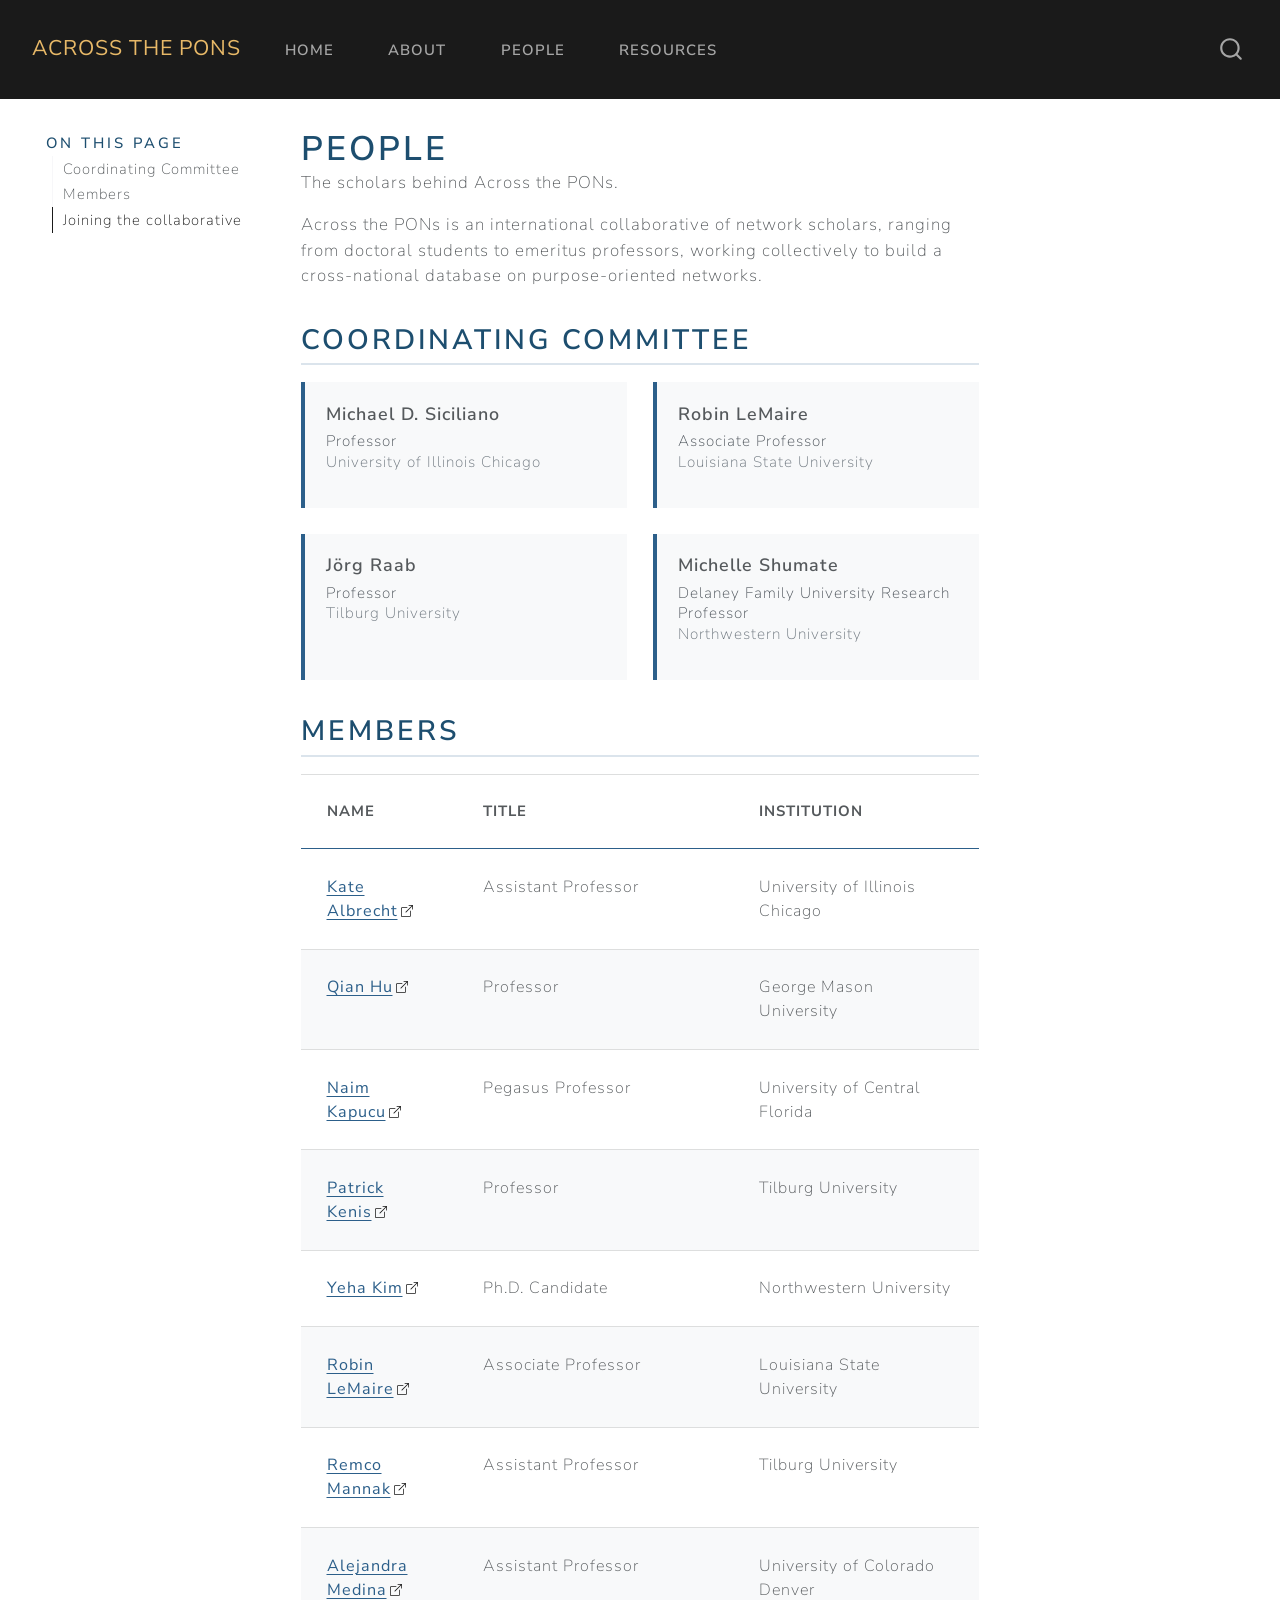
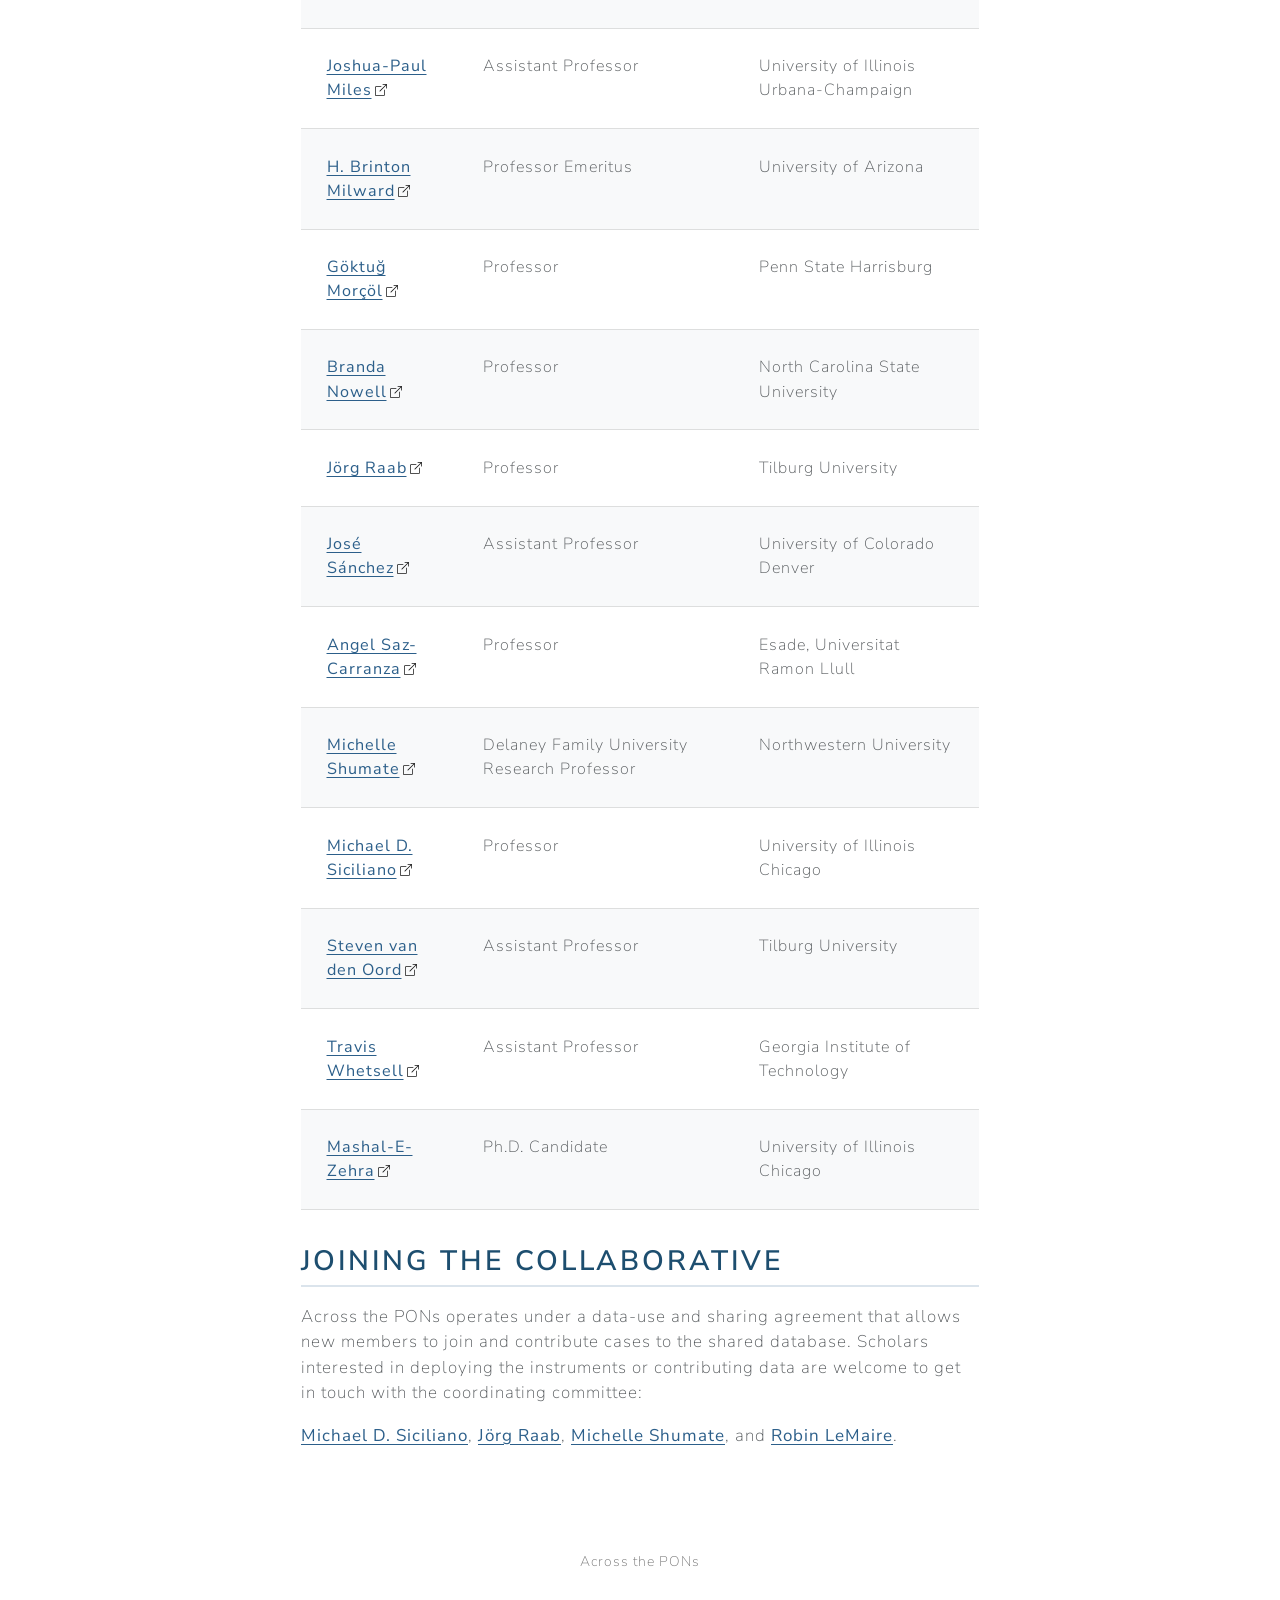
<file: people.html>
<!DOCTYPE html>
<html xmlns="http://www.w3.org/1999/xhtml" lang="en" xml:lang="en"><head>

<meta charset="utf-8">
<meta name="generator" content="quarto-1.8.25">

<meta name="viewport" content="width=device-width, initial-scale=1.0, user-scalable=yes">

<meta name="description" content="The scholars behind Across the PONs.">

<title>People – Across the PONs</title>
<style>
code{white-space: pre-wrap;}
span.smallcaps{font-variant: small-caps;}
div.columns{display: flex; gap: min(4vw, 1.5em);}
div.column{flex: auto; overflow-x: auto;}
div.hanging-indent{margin-left: 1.5em; text-indent: -1.5em;}
ul.task-list{list-style: none;}
ul.task-list li input[type="checkbox"] {
  width: 0.8em;
  margin: 0 0.8em 0.2em -1em; /* quarto-specific, see https://github.com/quarto-dev/quarto-cli/issues/4556 */ 
  vertical-align: middle;
}
</style>


<script src="site_libs/quarto-nav/quarto-nav.js"></script>
<script src="site_libs/quarto-nav/headroom.min.js"></script>
<script src="site_libs/clipboard/clipboard.min.js"></script>
<script src="site_libs/quarto-search/autocomplete.umd.js"></script>
<script src="site_libs/quarto-search/fuse.min.js"></script>
<script src="site_libs/quarto-search/quarto-search.js"></script>
<meta name="quarto:offset" content="./">
<script src="site_libs/quarto-html/quarto.js" type="module"></script>
<script src="site_libs/quarto-html/tabsets/tabsets.js" type="module"></script>
<script src="site_libs/quarto-html/axe/axe-check.js" type="module"></script>
<script src="site_libs/quarto-html/popper.min.js"></script>
<script src="site_libs/quarto-html/tippy.umd.min.js"></script>
<script src="site_libs/quarto-html/anchor.min.js"></script>
<link href="site_libs/quarto-html/tippy.css" rel="stylesheet">
<link href="site_libs/quarto-html/quarto-syntax-highlighting-7b89279ff1a6dce999919e0e67d4d9ec.css" rel="stylesheet" id="quarto-text-highlighting-styles">
<script src="site_libs/bootstrap/bootstrap.min.js"></script>
<link href="site_libs/bootstrap/bootstrap-icons.css" rel="stylesheet">
<link href="site_libs/bootstrap/bootstrap-cc1d64809b8ed731f92ea1275fe9f05b.min.css" rel="stylesheet" append-hash="true" id="quarto-bootstrap" data-mode="light">
<script id="quarto-search-options" type="application/json">{
  "location": "navbar",
  "copy-button": false,
  "collapse-after": 3,
  "panel-placement": "end",
  "type": "overlay",
  "limit": 50,
  "keyboard-shortcut": [
    "f",
    "/",
    "s"
  ],
  "show-item-context": false,
  "language": {
    "search-no-results-text": "No results",
    "search-matching-documents-text": "matching documents",
    "search-copy-link-title": "Copy link to search",
    "search-hide-matches-text": "Hide additional matches",
    "search-more-match-text": "more match in this document",
    "search-more-matches-text": "more matches in this document",
    "search-clear-button-title": "Clear",
    "search-text-placeholder": "",
    "search-detached-cancel-button-title": "Cancel",
    "search-submit-button-title": "Submit",
    "search-label": "Search"
  }
}</script>
<meta name="google-site-verification" content="wmk6bxER3-ttJtcJTQ5ET0wgPTw3tdtN-3O_AGnTTVA">


<link rel="stylesheet" href="styles.css">
<meta property="og:title" content="People – Across the PONs">
<meta property="og:description" content="The scholars behind Across the PONs.">
<meta property="og:site_name" content="Across the PONs">
</head>

<body class="floating nav-fixed quarto-light">

<div id="quarto-search-results"></div>
  <header id="quarto-header" class="headroom fixed-top">
    <nav class="navbar navbar-expand-lg " data-bs-theme="dark">
      <div class="navbar-container container-fluid">
      <div class="navbar-brand-container mx-auto">
    <a href="./index.html" class="navbar-brand navbar-brand-logo">
    </a>
    <a class="navbar-brand" href="./index.html">
    <span class="navbar-title">Across the PONs</span>
    </a>
  </div>
            <div id="quarto-search" class="" title="Search"></div>
          <button class="navbar-toggler" type="button" data-bs-toggle="collapse" data-bs-target="#navbarCollapse" aria-controls="navbarCollapse" role="menu" aria-expanded="false" aria-label="Toggle navigation" onclick="if (window.quartoToggleHeadroom) { window.quartoToggleHeadroom(); }">
  <span class="navbar-toggler-icon"></span>
</button>
          <div class="collapse navbar-collapse" id="navbarCollapse">
            <ul class="navbar-nav navbar-nav-scroll me-auto">
  <li class="nav-item">
    <a class="nav-link" href="./index.html"> 
<span class="menu-text">Home</span></a>
  </li>  
  <li class="nav-item">
    <a class="nav-link" href="./about.html"> 
<span class="menu-text">About</span></a>
  </li>  
  <li class="nav-item">
    <a class="nav-link active" href="./people.html" aria-current="page"> 
<span class="menu-text">People</span></a>
  </li>  
  <li class="nav-item">
    <a class="nav-link" href="./resources.html"> 
<span class="menu-text">Resources</span></a>
  </li>  
</ul>
          </div> <!-- /navcollapse -->
            <div class="quarto-navbar-tools">
</div>
      </div> <!-- /container-fluid -->
    </nav>
</header>
<!-- content -->
<div id="quarto-content" class="quarto-container page-columns page-rows-contents page-layout-article page-navbar">
<!-- sidebar -->
  <nav id="quarto-sidebar" class="sidebar collapse collapse-horizontal quarto-sidebar-collapse-item sidebar-navigation floating overflow-auto">
    <nav id="TOC" role="doc-toc" class="toc-active">
    <h2 id="toc-title">On this page</h2>
   
  <ul>
  <li><a href="#coordinating-committee" id="toc-coordinating-committee" class="nav-link active" data-scroll-target="#coordinating-committee">Coordinating Committee</a></li>
  <li><a href="#members" id="toc-members" class="nav-link" data-scroll-target="#members">Members</a></li>
  <li><a href="#joining-the-collaborative" id="toc-joining-the-collaborative" class="nav-link" data-scroll-target="#joining-the-collaborative">Joining the collaborative</a></li>
  </ul>
</nav>
</nav>
<div id="quarto-sidebar-glass" class="quarto-sidebar-collapse-item" data-bs-toggle="collapse" data-bs-target=".quarto-sidebar-collapse-item"></div>
<!-- margin-sidebar -->
    <div id="quarto-margin-sidebar" class="sidebar margin-sidebar zindex-bottom">
    </div>
<!-- main -->
<main class="content" id="quarto-document-content">

<header id="title-block-header" class="quarto-title-block default">
<div class="quarto-title">
<h1 class="title">People</h1>
</div>

<div>
  <div class="description">
    The scholars behind Across the PONs.
  </div>
</div>


<div class="quarto-title-meta">

    
  
    
  </div>
  


</header>


<p>Across the PONs is an international collaborative of network scholars, ranging from doctoral students to emeritus professors, working collectively to build a cross-national database on purpose-oriented networks.</p>
<section id="coordinating-committee" class="level2">
<h2 class="anchored" data-anchor-id="coordinating-committee">Coordinating Committee</h2>
<div class="grid">
<div class="g-col-12 g-col-md-6">
<div class="person-card">
<p><span class="person-name">Michael D. Siciliano</span> <span class="person-title">Professor</span> <span class="person-inst">University of Illinois Chicago</span></p>
</div>
</div>
<div class="g-col-12 g-col-md-6">
<div class="person-card">
<p><span class="person-name">Robin LeMaire</span> <span class="person-title">Associate Professor</span> <span class="person-inst">Louisiana State University</span></p>
</div>
</div>
<div class="g-col-12 g-col-md-6">
<div class="person-card">
<p><span class="person-name">Jörg Raab</span> <span class="person-title">Professor</span> <span class="person-inst">Tilburg University</span></p>
</div>
</div>
<div class="g-col-12 g-col-md-6">
<div class="person-card">
<p><span class="person-name">Michelle Shumate</span> <span class="person-title">Delaney Family University Research Professor</span> <span class="person-inst">Northwestern University</span></p>
</div>
</div>
</div>
</section>
<section id="members" class="level2">
<h2 class="anchored" data-anchor-id="members">Members</h2>
<table class="caption-top table">
<thead>
<tr class="header">
<th>Name</th>
<th>Title</th>
<th>Institution</th>
</tr>
</thead>
<tbody>
<tr class="odd">
<td><a href="https://cuppa.uic.edu/profiles/albrecht-kate/">Kate Albrecht</a></td>
<td>Assistant Professor</td>
<td>University of Illinois Chicago</td>
</tr>
<tr class="even">
<td><a href="https://schar.gmu.edu/profiles/qhu4">Qian Hu</a></td>
<td>Professor</td>
<td>George Mason University</td>
</tr>
<tr class="odd">
<td><a href="https://ccie.ucf.edu/person/naim-kapucu/">Naim Kapucu</a></td>
<td>Pegasus Professor</td>
<td>University of Central Florida</td>
</tr>
<tr class="even">
<td><a href="https://research.tilburguniversity.edu/en/persons/patrick-kenis/">Patrick Kenis</a></td>
<td>Professor</td>
<td>Tilburg University</td>
</tr>
<tr class="odd">
<td><a href="https://mts.northwestern.edu/students/">Yeha Kim</a></td>
<td>Ph.D.&nbsp;Candidate</td>
<td>Northwestern University</td>
</tr>
<tr class="even">
<td><a href="https://www.lsu.edu/business/directory/employee-profiles/lemaire-robin-pa.php">Robin LeMaire</a></td>
<td>Associate Professor</td>
<td>Louisiana State University</td>
</tr>
<tr class="odd">
<td><a href="https://research.tilburguniversity.edu/en/persons/remco-mannak">Remco Mannak</a></td>
<td>Assistant Professor</td>
<td>Tilburg University</td>
</tr>
<tr class="even">
<td><a href="https://publicaffairs.ucdenver.edu/people/faculty/alejandra-medina">Alejandra Medina</a></td>
<td>Assistant Professor</td>
<td>University of Colorado Denver</td>
</tr>
<tr class="odd">
<td><a href="https://communication.illinois.edu/directory/profile/jpmiles">Joshua-Paul Miles</a></td>
<td>Assistant Professor</td>
<td>University of Illinois Urbana-Champaign</td>
</tr>
<tr class="even">
<td><a href="https://www.sgpp.arizona.edu/person/h-brinton-milward">H. Brinton Milward</a></td>
<td>Professor Emeritus</td>
<td>University of Arizona</td>
</tr>
<tr class="odd">
<td><a href="https://harrisburg.psu.edu/faculty-and-staff/goktug-morcol-phd">Göktuğ Morçöl</a></td>
<td>Professor</td>
<td>Penn State Harrisburg</td>
</tr>
<tr class="even">
<td><a href="https://faculty.chass.ncsu.edu/blnowell">Branda Nowell</a></td>
<td>Professor</td>
<td>North Carolina State University</td>
</tr>
<tr class="odd">
<td><a href="https://www.tilburguniversity.edu/staff/j-raab">Jörg Raab</a></td>
<td>Professor</td>
<td>Tilburg University</td>
</tr>
<tr class="even">
<td><a href="https://publicaffairs.ucdenver.edu/people/faculty/jos%C3%A9-s%C3%A1nchez">José Sánchez</a></td>
<td>Assistant Professor</td>
<td>University of Colorado Denver</td>
</tr>
<tr class="odd">
<td><a href="https://www.esade.edu/faculty/angel.saz">Angel Saz-Carranza</a></td>
<td>Professor</td>
<td>Esade, Universitat Ramon Llull</td>
</tr>
<tr class="even">
<td><a href="https://communication.northwestern.edu/faculty/michelle-shumate.html">Michelle Shumate</a></td>
<td>Delaney Family University Research Professor</td>
<td>Northwestern University</td>
</tr>
<tr class="odd">
<td><a href="https://cuppa.uic.edu/profiles/siciliano-michael/">Michael D. Siciliano</a></td>
<td>Professor</td>
<td>University of Illinois Chicago</td>
</tr>
<tr class="even">
<td><a href="https://www.tilburguniversity.edu/staff/s-vdnoord">Steven van den Oord</a></td>
<td>Assistant Professor</td>
<td>Tilburg University</td>
</tr>
<tr class="odd">
<td><a href="https://spp.gatech.edu/people/person/ff1b6a02-e3ce-5c80-a7d5-803a3aee25ae">Travis Whetsell</a></td>
<td>Assistant Professor</td>
<td>Georgia Institute of Technology</td>
</tr>
<tr class="even">
<td><a href="https://scholar.google.com/citations?user=E8-Bhi0AAAAJ">Mashal-E-Zehra</a></td>
<td>Ph.D.&nbsp;Candidate</td>
<td>University of Illinois Chicago</td>
</tr>
</tbody>
</table>
</section>
<section id="joining-the-collaborative" class="level2">
<h2 class="anchored" data-anchor-id="joining-the-collaborative">Joining the collaborative</h2>
<p>Across the PONs operates under a data-use and sharing agreement that allows new members to join and contribute cases to the shared database. Scholars interested in deploying the instruments or contributing data are welcome to get in touch with the coordinating committee:</p>
<p><a href="mailto:sicilian@uic.edu">Michael D. Siciliano</a>, <a href="mailto:j.raab@tilburguniversity.edu">Jörg Raab</a>, <a href="mailto:shumate@northwestern.edu">Michelle Shumate</a>, and <a href="mailto:rlemaire@lsu.edu">Robin LeMaire</a>.</p>


</section>

</main> <!-- /main -->
<script id="quarto-html-after-body" type="application/javascript">
  window.document.addEventListener("DOMContentLoaded", function (event) {
    const icon = "";
    const anchorJS = new window.AnchorJS();
    anchorJS.options = {
      placement: 'right',
      icon: icon
    };
    anchorJS.add('.anchored');
    const isCodeAnnotation = (el) => {
      for (const clz of el.classList) {
        if (clz.startsWith('code-annotation-')) {                     
          return true;
        }
      }
      return false;
    }
    const onCopySuccess = function(e) {
      // button target
      const button = e.trigger;
      // don't keep focus
      button.blur();
      // flash "checked"
      button.classList.add('code-copy-button-checked');
      var currentTitle = button.getAttribute("title");
      button.setAttribute("title", "Copied!");
      let tooltip;
      if (window.bootstrap) {
        button.setAttribute("data-bs-toggle", "tooltip");
        button.setAttribute("data-bs-placement", "left");
        button.setAttribute("data-bs-title", "Copied!");
        tooltip = new bootstrap.Tooltip(button, 
          { trigger: "manual", 
            customClass: "code-copy-button-tooltip",
            offset: [0, -8]});
        tooltip.show();    
      }
      setTimeout(function() {
        if (tooltip) {
          tooltip.hide();
          button.removeAttribute("data-bs-title");
          button.removeAttribute("data-bs-toggle");
          button.removeAttribute("data-bs-placement");
        }
        button.setAttribute("title", currentTitle);
        button.classList.remove('code-copy-button-checked');
      }, 1000);
      // clear code selection
      e.clearSelection();
    }
    const getTextToCopy = function(trigger) {
      const outerScaffold = trigger.parentElement.cloneNode(true);
      const codeEl = outerScaffold.querySelector('code');
      for (const childEl of codeEl.children) {
        if (isCodeAnnotation(childEl)) {
          childEl.remove();
        }
      }
      return codeEl.innerText;
    }
    const clipboard = new window.ClipboardJS('.code-copy-button:not([data-in-quarto-modal])', {
      text: getTextToCopy
    });
    clipboard.on('success', onCopySuccess);
    if (window.document.getElementById('quarto-embedded-source-code-modal')) {
      const clipboardModal = new window.ClipboardJS('.code-copy-button[data-in-quarto-modal]', {
        text: getTextToCopy,
        container: window.document.getElementById('quarto-embedded-source-code-modal')
      });
      clipboardModal.on('success', onCopySuccess);
    }
      var localhostRegex = new RegExp(/^(?:http|https):\/\/localhost\:?[0-9]*\//);
      var mailtoRegex = new RegExp(/^mailto:/);
        var filterRegex = new RegExp("https:\/\/across-the-pons\.github\.io");
      var isInternal = (href) => {
          return filterRegex.test(href) || localhostRegex.test(href) || mailtoRegex.test(href);
      }
      // Inspect non-navigation links and adorn them if external
     var links = window.document.querySelectorAll('a[href]:not(.nav-link):not(.navbar-brand):not(.toc-action):not(.sidebar-link):not(.sidebar-item-toggle):not(.pagination-link):not(.no-external):not([aria-hidden]):not(.dropdown-item):not(.quarto-navigation-tool):not(.about-link)');
      for (var i=0; i<links.length; i++) {
        const link = links[i];
        if (!isInternal(link.href)) {
          // undo the damage that might have been done by quarto-nav.js in the case of
          // links that we want to consider external
          if (link.dataset.originalHref !== undefined) {
            link.href = link.dataset.originalHref;
          }
            // target, if specified
            link.setAttribute("target", "_blank");
            if (link.getAttribute("rel") === null) {
              link.setAttribute("rel", "noopener");
            }
            // default icon
            link.classList.add("external");
        }
      }
    function tippyHover(el, contentFn, onTriggerFn, onUntriggerFn) {
      const config = {
        allowHTML: true,
        maxWidth: 500,
        delay: 100,
        arrow: false,
        appendTo: function(el) {
            return el.parentElement;
        },
        interactive: true,
        interactiveBorder: 10,
        theme: 'quarto',
        placement: 'bottom-start',
      };
      if (contentFn) {
        config.content = contentFn;
      }
      if (onTriggerFn) {
        config.onTrigger = onTriggerFn;
      }
      if (onUntriggerFn) {
        config.onUntrigger = onUntriggerFn;
      }
      window.tippy(el, config); 
    }
    const noterefs = window.document.querySelectorAll('a[role="doc-noteref"]');
    for (var i=0; i<noterefs.length; i++) {
      const ref = noterefs[i];
      tippyHover(ref, function() {
        // use id or data attribute instead here
        let href = ref.getAttribute('data-footnote-href') || ref.getAttribute('href');
        try { href = new URL(href).hash; } catch {}
        const id = href.replace(/^#\/?/, "");
        const note = window.document.getElementById(id);
        if (note) {
          return note.innerHTML;
        } else {
          return "";
        }
      });
    }
    const xrefs = window.document.querySelectorAll('a.quarto-xref');
    const processXRef = (id, note) => {
      // Strip column container classes
      const stripColumnClz = (el) => {
        el.classList.remove("page-full", "page-columns");
        if (el.children) {
          for (const child of el.children) {
            stripColumnClz(child);
          }
        }
      }
      stripColumnClz(note)
      if (id === null || id.startsWith('sec-')) {
        // Special case sections, only their first couple elements
        const container = document.createElement("div");
        if (note.children && note.children.length > 2) {
          container.appendChild(note.children[0].cloneNode(true));
          for (let i = 1; i < note.children.length; i++) {
            const child = note.children[i];
            if (child.tagName === "P" && child.innerText === "") {
              continue;
            } else {
              container.appendChild(child.cloneNode(true));
              break;
            }
          }
          if (window.Quarto?.typesetMath) {
            window.Quarto.typesetMath(container);
          }
          return container.innerHTML
        } else {
          if (window.Quarto?.typesetMath) {
            window.Quarto.typesetMath(note);
          }
          return note.innerHTML;
        }
      } else {
        // Remove any anchor links if they are present
        const anchorLink = note.querySelector('a.anchorjs-link');
        if (anchorLink) {
          anchorLink.remove();
        }
        if (window.Quarto?.typesetMath) {
          window.Quarto.typesetMath(note);
        }
        if (note.classList.contains("callout")) {
          return note.outerHTML;
        } else {
          return note.innerHTML;
        }
      }
    }
    for (var i=0; i<xrefs.length; i++) {
      const xref = xrefs[i];
      tippyHover(xref, undefined, function(instance) {
        instance.disable();
        let url = xref.getAttribute('href');
        let hash = undefined; 
        if (url.startsWith('#')) {
          hash = url;
        } else {
          try { hash = new URL(url).hash; } catch {}
        }
        if (hash) {
          const id = hash.replace(/^#\/?/, "");
          const note = window.document.getElementById(id);
          if (note !== null) {
            try {
              const html = processXRef(id, note.cloneNode(true));
              instance.setContent(html);
            } finally {
              instance.enable();
              instance.show();
            }
          } else {
            // See if we can fetch this
            fetch(url.split('#')[0])
            .then(res => res.text())
            .then(html => {
              const parser = new DOMParser();
              const htmlDoc = parser.parseFromString(html, "text/html");
              const note = htmlDoc.getElementById(id);
              if (note !== null) {
                const html = processXRef(id, note);
                instance.setContent(html);
              } 
            }).finally(() => {
              instance.enable();
              instance.show();
            });
          }
        } else {
          // See if we can fetch a full url (with no hash to target)
          // This is a special case and we should probably do some content thinning / targeting
          fetch(url)
          .then(res => res.text())
          .then(html => {
            const parser = new DOMParser();
            const htmlDoc = parser.parseFromString(html, "text/html");
            const note = htmlDoc.querySelector('main.content');
            if (note !== null) {
              // This should only happen for chapter cross references
              // (since there is no id in the URL)
              // remove the first header
              if (note.children.length > 0 && note.children[0].tagName === "HEADER") {
                note.children[0].remove();
              }
              const html = processXRef(null, note);
              instance.setContent(html);
            } 
          }).finally(() => {
            instance.enable();
            instance.show();
          });
        }
      }, function(instance) {
      });
    }
        let selectedAnnoteEl;
        const selectorForAnnotation = ( cell, annotation) => {
          let cellAttr = 'data-code-cell="' + cell + '"';
          let lineAttr = 'data-code-annotation="' +  annotation + '"';
          const selector = 'span[' + cellAttr + '][' + lineAttr + ']';
          return selector;
        }
        const selectCodeLines = (annoteEl) => {
          const doc = window.document;
          const targetCell = annoteEl.getAttribute("data-target-cell");
          const targetAnnotation = annoteEl.getAttribute("data-target-annotation");
          const annoteSpan = window.document.querySelector(selectorForAnnotation(targetCell, targetAnnotation));
          const lines = annoteSpan.getAttribute("data-code-lines").split(",");
          const lineIds = lines.map((line) => {
            return targetCell + "-" + line;
          })
          let top = null;
          let height = null;
          let parent = null;
          if (lineIds.length > 0) {
              //compute the position of the single el (top and bottom and make a div)
              const el = window.document.getElementById(lineIds[0]);
              top = el.offsetTop;
              height = el.offsetHeight;
              parent = el.parentElement.parentElement;
            if (lineIds.length > 1) {
              const lastEl = window.document.getElementById(lineIds[lineIds.length - 1]);
              const bottom = lastEl.offsetTop + lastEl.offsetHeight;
              height = bottom - top;
            }
            if (top !== null && height !== null && parent !== null) {
              // cook up a div (if necessary) and position it 
              let div = window.document.getElementById("code-annotation-line-highlight");
              if (div === null) {
                div = window.document.createElement("div");
                div.setAttribute("id", "code-annotation-line-highlight");
                div.style.position = 'absolute';
                parent.appendChild(div);
              }
              div.style.top = top - 2 + "px";
              div.style.height = height + 4 + "px";
              div.style.left = 0;
              let gutterDiv = window.document.getElementById("code-annotation-line-highlight-gutter");
              if (gutterDiv === null) {
                gutterDiv = window.document.createElement("div");
                gutterDiv.setAttribute("id", "code-annotation-line-highlight-gutter");
                gutterDiv.style.position = 'absolute';
                const codeCell = window.document.getElementById(targetCell);
                const gutter = codeCell.querySelector('.code-annotation-gutter');
                gutter.appendChild(gutterDiv);
              }
              gutterDiv.style.top = top - 2 + "px";
              gutterDiv.style.height = height + 4 + "px";
            }
            selectedAnnoteEl = annoteEl;
          }
        };
        const unselectCodeLines = () => {
          const elementsIds = ["code-annotation-line-highlight", "code-annotation-line-highlight-gutter"];
          elementsIds.forEach((elId) => {
            const div = window.document.getElementById(elId);
            if (div) {
              div.remove();
            }
          });
          selectedAnnoteEl = undefined;
        };
          // Handle positioning of the toggle
      window.addEventListener(
        "resize",
        throttle(() => {
          elRect = undefined;
          if (selectedAnnoteEl) {
            selectCodeLines(selectedAnnoteEl);
          }
        }, 10)
      );
      function throttle(fn, ms) {
      let throttle = false;
      let timer;
        return (...args) => {
          if(!throttle) { // first call gets through
              fn.apply(this, args);
              throttle = true;
          } else { // all the others get throttled
              if(timer) clearTimeout(timer); // cancel #2
              timer = setTimeout(() => {
                fn.apply(this, args);
                timer = throttle = false;
              }, ms);
          }
        };
      }
        // Attach click handler to the DT
        const annoteDls = window.document.querySelectorAll('dt[data-target-cell]');
        for (const annoteDlNode of annoteDls) {
          annoteDlNode.addEventListener('click', (event) => {
            const clickedEl = event.target;
            if (clickedEl !== selectedAnnoteEl) {
              unselectCodeLines();
              const activeEl = window.document.querySelector('dt[data-target-cell].code-annotation-active');
              if (activeEl) {
                activeEl.classList.remove('code-annotation-active');
              }
              selectCodeLines(clickedEl);
              clickedEl.classList.add('code-annotation-active');
            } else {
              // Unselect the line
              unselectCodeLines();
              clickedEl.classList.remove('code-annotation-active');
            }
          });
        }
    const findCites = (el) => {
      const parentEl = el.parentElement;
      if (parentEl) {
        const cites = parentEl.dataset.cites;
        if (cites) {
          return {
            el,
            cites: cites.split(' ')
          };
        } else {
          return findCites(el.parentElement)
        }
      } else {
        return undefined;
      }
    };
    var bibliorefs = window.document.querySelectorAll('a[role="doc-biblioref"]');
    for (var i=0; i<bibliorefs.length; i++) {
      const ref = bibliorefs[i];
      const citeInfo = findCites(ref);
      if (citeInfo) {
        tippyHover(citeInfo.el, function() {
          var popup = window.document.createElement('div');
          citeInfo.cites.forEach(function(cite) {
            var citeDiv = window.document.createElement('div');
            citeDiv.classList.add('hanging-indent');
            citeDiv.classList.add('csl-entry');
            var biblioDiv = window.document.getElementById('ref-' + cite);
            if (biblioDiv) {
              citeDiv.innerHTML = biblioDiv.innerHTML;
            }
            popup.appendChild(citeDiv);
          });
          return popup.innerHTML;
        });
      }
    }
  });
  </script>
</div> <!-- /content -->
<footer class="footer">
  <div class="nav-footer">
    <div class="nav-footer-left">
      &nbsp;
    </div>   
    <div class="nav-footer-center">
<p>Across the PONs</p>
</div>
    <div class="nav-footer-right">
      &nbsp;
    </div>
  </div>
</footer>




</body></html>
</file>
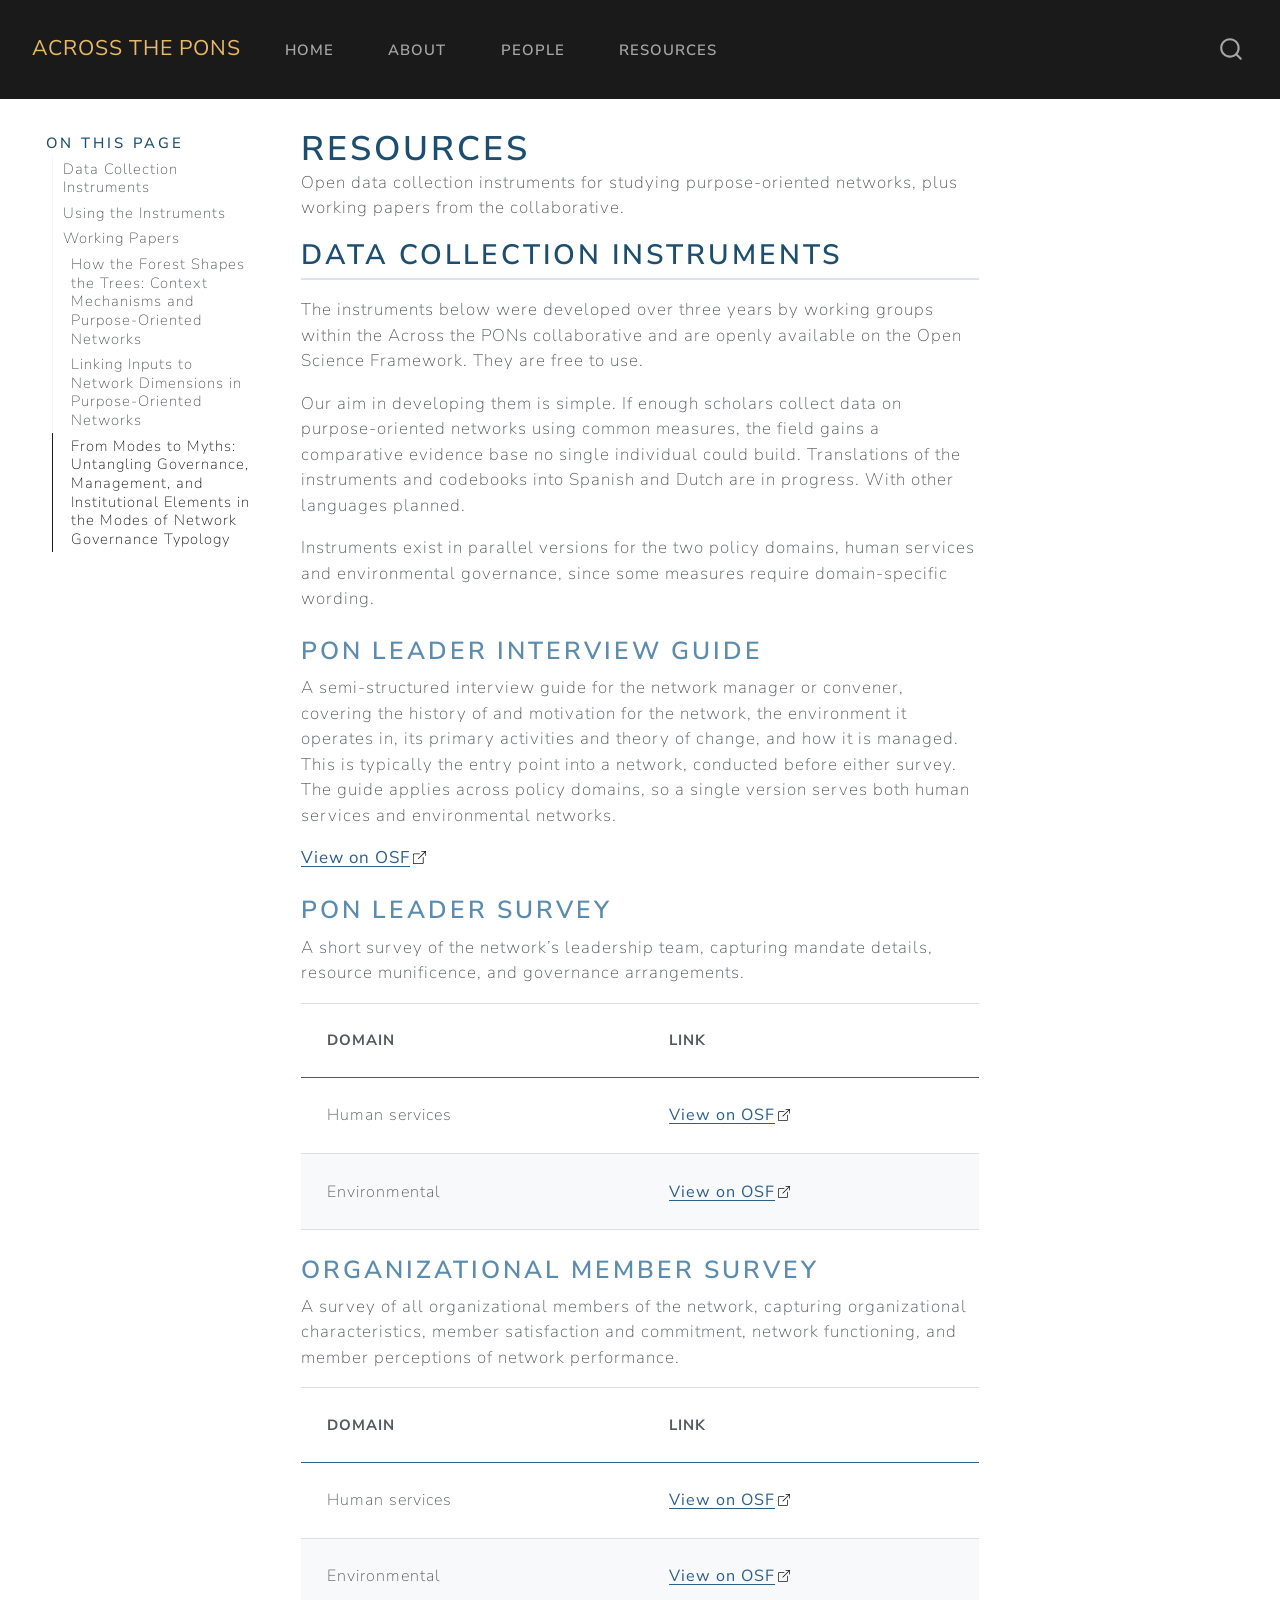
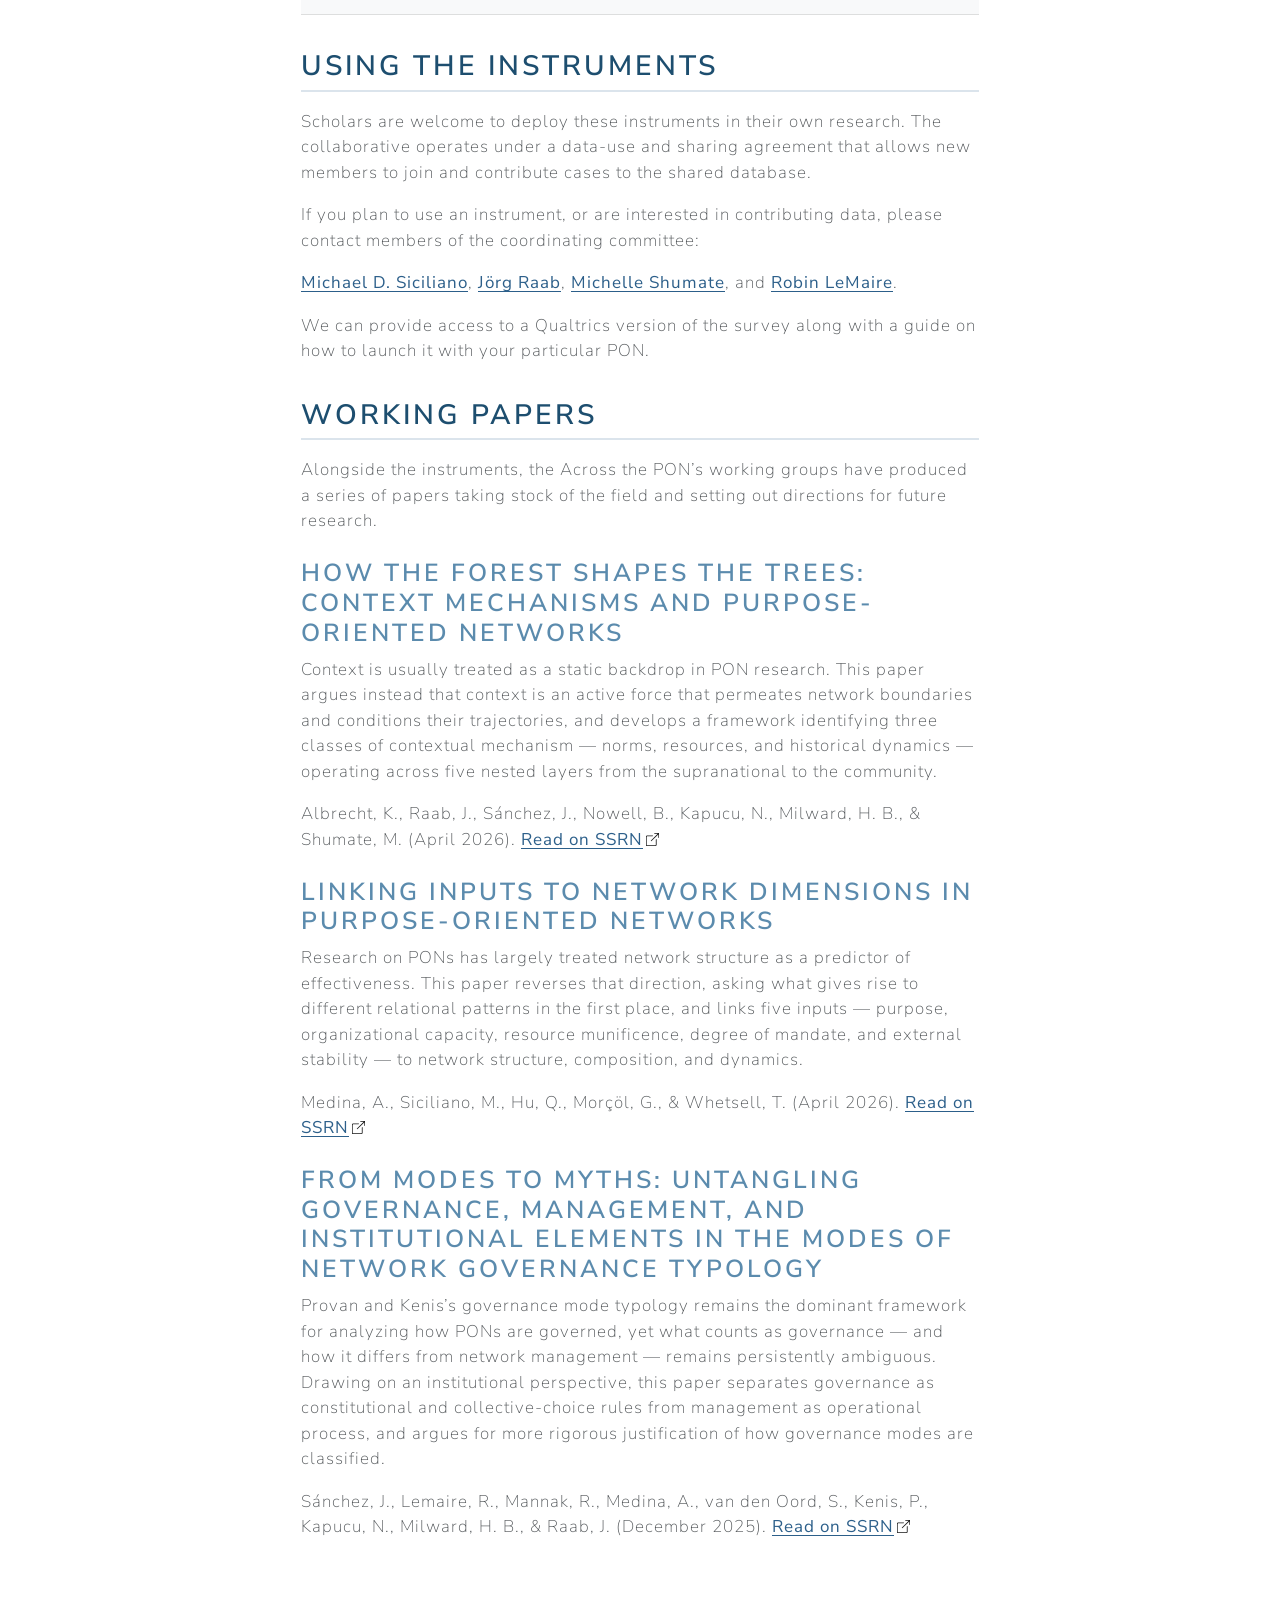
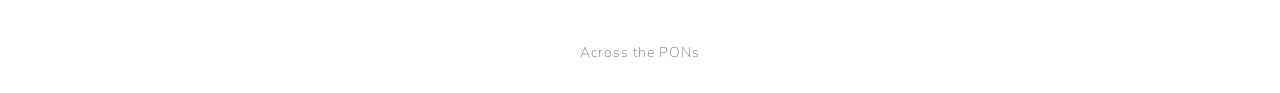
<file: resources.html>
<!DOCTYPE html>
<html xmlns="http://www.w3.org/1999/xhtml" lang="en" xml:lang="en"><head>

<meta charset="utf-8">
<meta name="generator" content="quarto-1.8.25">

<meta name="viewport" content="width=device-width, initial-scale=1.0, user-scalable=yes">

<meta name="description" content="Open data collection instruments for studying purpose-oriented networks, plus working papers from the collaborative.">

<title>Resources – Across the PONs</title>
<style>
code{white-space: pre-wrap;}
span.smallcaps{font-variant: small-caps;}
div.columns{display: flex; gap: min(4vw, 1.5em);}
div.column{flex: auto; overflow-x: auto;}
div.hanging-indent{margin-left: 1.5em; text-indent: -1.5em;}
ul.task-list{list-style: none;}
ul.task-list li input[type="checkbox"] {
  width: 0.8em;
  margin: 0 0.8em 0.2em -1em; /* quarto-specific, see https://github.com/quarto-dev/quarto-cli/issues/4556 */ 
  vertical-align: middle;
}
</style>


<script src="site_libs/quarto-nav/quarto-nav.js"></script>
<script src="site_libs/quarto-nav/headroom.min.js"></script>
<script src="site_libs/clipboard/clipboard.min.js"></script>
<script src="site_libs/quarto-search/autocomplete.umd.js"></script>
<script src="site_libs/quarto-search/fuse.min.js"></script>
<script src="site_libs/quarto-search/quarto-search.js"></script>
<meta name="quarto:offset" content="./">
<script src="site_libs/quarto-html/quarto.js" type="module"></script>
<script src="site_libs/quarto-html/tabsets/tabsets.js" type="module"></script>
<script src="site_libs/quarto-html/axe/axe-check.js" type="module"></script>
<script src="site_libs/quarto-html/popper.min.js"></script>
<script src="site_libs/quarto-html/tippy.umd.min.js"></script>
<script src="site_libs/quarto-html/anchor.min.js"></script>
<link href="site_libs/quarto-html/tippy.css" rel="stylesheet">
<link href="site_libs/quarto-html/quarto-syntax-highlighting-7b89279ff1a6dce999919e0e67d4d9ec.css" rel="stylesheet" id="quarto-text-highlighting-styles">
<script src="site_libs/bootstrap/bootstrap.min.js"></script>
<link href="site_libs/bootstrap/bootstrap-icons.css" rel="stylesheet">
<link href="site_libs/bootstrap/bootstrap-cc1d64809b8ed731f92ea1275fe9f05b.min.css" rel="stylesheet" append-hash="true" id="quarto-bootstrap" data-mode="light">
<script id="quarto-search-options" type="application/json">{
  "location": "navbar",
  "copy-button": false,
  "collapse-after": 3,
  "panel-placement": "end",
  "type": "overlay",
  "limit": 50,
  "keyboard-shortcut": [
    "f",
    "/",
    "s"
  ],
  "show-item-context": false,
  "language": {
    "search-no-results-text": "No results",
    "search-matching-documents-text": "matching documents",
    "search-copy-link-title": "Copy link to search",
    "search-hide-matches-text": "Hide additional matches",
    "search-more-match-text": "more match in this document",
    "search-more-matches-text": "more matches in this document",
    "search-clear-button-title": "Clear",
    "search-text-placeholder": "",
    "search-detached-cancel-button-title": "Cancel",
    "search-submit-button-title": "Submit",
    "search-label": "Search"
  }
}</script>
<meta name="google-site-verification" content="wmk6bxER3-ttJtcJTQ5ET0wgPTw3tdtN-3O_AGnTTVA">


<link rel="stylesheet" href="styles.css">
<meta property="og:title" content="Resources – Across the PONs">
<meta property="og:description" content="Open data collection instruments for studying purpose-oriented networks, plus working papers from the collaborative.">
<meta property="og:site_name" content="Across the PONs">
</head>

<body class="floating nav-fixed quarto-light">

<div id="quarto-search-results"></div>
  <header id="quarto-header" class="headroom fixed-top">
    <nav class="navbar navbar-expand-lg " data-bs-theme="dark">
      <div class="navbar-container container-fluid">
      <div class="navbar-brand-container mx-auto">
    <a href="./index.html" class="navbar-brand navbar-brand-logo">
    </a>
    <a class="navbar-brand" href="./index.html">
    <span class="navbar-title">Across the PONs</span>
    </a>
  </div>
            <div id="quarto-search" class="" title="Search"></div>
          <button class="navbar-toggler" type="button" data-bs-toggle="collapse" data-bs-target="#navbarCollapse" aria-controls="navbarCollapse" role="menu" aria-expanded="false" aria-label="Toggle navigation" onclick="if (window.quartoToggleHeadroom) { window.quartoToggleHeadroom(); }">
  <span class="navbar-toggler-icon"></span>
</button>
          <div class="collapse navbar-collapse" id="navbarCollapse">
            <ul class="navbar-nav navbar-nav-scroll me-auto">
  <li class="nav-item">
    <a class="nav-link" href="./index.html"> 
<span class="menu-text">Home</span></a>
  </li>  
  <li class="nav-item">
    <a class="nav-link" href="./about.html"> 
<span class="menu-text">About</span></a>
  </li>  
  <li class="nav-item">
    <a class="nav-link" href="./people.html"> 
<span class="menu-text">People</span></a>
  </li>  
  <li class="nav-item">
    <a class="nav-link active" href="./resources.html" aria-current="page"> 
<span class="menu-text">Resources</span></a>
  </li>  
</ul>
          </div> <!-- /navcollapse -->
            <div class="quarto-navbar-tools">
</div>
      </div> <!-- /container-fluid -->
    </nav>
</header>
<!-- content -->
<div id="quarto-content" class="quarto-container page-columns page-rows-contents page-layout-article page-navbar">
<!-- sidebar -->
  <nav id="quarto-sidebar" class="sidebar collapse collapse-horizontal quarto-sidebar-collapse-item sidebar-navigation floating overflow-auto">
    <nav id="TOC" role="doc-toc" class="toc-active">
    <h2 id="toc-title">On this page</h2>
   
  <ul>
  <li><a href="#data-collection-instruments" id="toc-data-collection-instruments" class="nav-link active" data-scroll-target="#data-collection-instruments">Data Collection Instruments</a>
  <ul class="collapse">
  <li><a href="#pon-leader-interview-guide" id="toc-pon-leader-interview-guide" class="nav-link" data-scroll-target="#pon-leader-interview-guide">PON Leader Interview Guide</a></li>
  <li><a href="#pon-leader-survey" id="toc-pon-leader-survey" class="nav-link" data-scroll-target="#pon-leader-survey">PON Leader Survey</a></li>
  <li><a href="#organizational-member-survey" id="toc-organizational-member-survey" class="nav-link" data-scroll-target="#organizational-member-survey">Organizational Member Survey</a></li>
  </ul></li>
  <li><a href="#using-the-instruments" id="toc-using-the-instruments" class="nav-link" data-scroll-target="#using-the-instruments">Using the Instruments</a></li>
  <li><a href="#working-papers" id="toc-working-papers" class="nav-link" data-scroll-target="#working-papers">Working Papers</a>
  <ul class="collapse">
  <li><a href="#how-the-forest-shapes-the-trees-context-mechanisms-and-purpose-oriented-networks" id="toc-how-the-forest-shapes-the-trees-context-mechanisms-and-purpose-oriented-networks" class="nav-link" data-scroll-target="#how-the-forest-shapes-the-trees-context-mechanisms-and-purpose-oriented-networks">How the Forest Shapes the Trees: Context Mechanisms and Purpose-Oriented Networks</a></li>
  <li><a href="#linking-inputs-to-network-dimensions-in-purpose-oriented-networks" id="toc-linking-inputs-to-network-dimensions-in-purpose-oriented-networks" class="nav-link" data-scroll-target="#linking-inputs-to-network-dimensions-in-purpose-oriented-networks">Linking Inputs to Network Dimensions in Purpose-Oriented Networks</a></li>
  <li><a href="#from-modes-to-myths-untangling-governance-management-and-institutional-elements-in-the-modes-of-network-governance-typology" id="toc-from-modes-to-myths-untangling-governance-management-and-institutional-elements-in-the-modes-of-network-governance-typology" class="nav-link" data-scroll-target="#from-modes-to-myths-untangling-governance-management-and-institutional-elements-in-the-modes-of-network-governance-typology">From Modes to Myths: Untangling Governance, Management, and Institutional Elements in the Modes of Network Governance Typology</a></li>
  </ul></li>
  </ul>
</nav>
</nav>
<div id="quarto-sidebar-glass" class="quarto-sidebar-collapse-item" data-bs-toggle="collapse" data-bs-target=".quarto-sidebar-collapse-item"></div>
<!-- margin-sidebar -->
    <div id="quarto-margin-sidebar" class="sidebar margin-sidebar zindex-bottom">
    </div>
<!-- main -->
<main class="content" id="quarto-document-content">

<header id="title-block-header" class="quarto-title-block default">
<div class="quarto-title">
<h1 class="title">Resources</h1>
</div>

<div>
  <div class="description">
    Open data collection instruments for studying purpose-oriented networks, plus working papers from the collaborative.
  </div>
</div>


<div class="quarto-title-meta">

    
  
    
  </div>
  


</header>


<section id="data-collection-instruments" class="level2">
<h2 class="anchored" data-anchor-id="data-collection-instruments">Data Collection Instruments</h2>
<p>The instruments below were developed over three years by working groups within the Across the PONs collaborative and are openly available on the Open Science Framework. They are free to use.</p>
<p>Our aim in developing them is simple. If enough scholars collect data on purpose-oriented networks using common measures, the field gains a comparative evidence base no single individual could build. Translations of the instruments and codebooks into Spanish and Dutch are in progress. With other languages planned.</p>
<p>Instruments exist in parallel versions for the two policy domains, human services and environmental governance, since some measures require domain-specific wording.</p>
<section id="pon-leader-interview-guide" class="level3">
<h3 class="anchored" data-anchor-id="pon-leader-interview-guide">PON Leader Interview Guide</h3>
<p>A semi-structured interview guide for the network manager or convener, covering the history of and motivation for the network, the environment it operates in, its primary activities and theory of change, and how it is managed. This is typically the entry point into a network, conducted before either survey. The guide applies across policy domains, so a single version serves both human services and environmental networks.</p>
<p><a href="https://osf.io/wkguq/overview">View on OSF</a></p>
</section>
<section id="pon-leader-survey" class="level3">
<h3 class="anchored" data-anchor-id="pon-leader-survey">PON Leader Survey</h3>
<p>A short survey of the network’s leadership team, capturing mandate details, resource munificence, and governance arrangements.</p>
<table class="caption-top table">
<thead>
<tr class="header">
<th>Domain</th>
<th>Link</th>
</tr>
</thead>
<tbody>
<tr class="odd">
<td>Human services</td>
<td><a href="https://osf.io/3wg8p/overview">View on OSF</a></td>
</tr>
<tr class="even">
<td>Environmental</td>
<td><a href="https://osf.io/m4uj5/overview">View on OSF</a></td>
</tr>
</tbody>
</table>
</section>
<section id="organizational-member-survey" class="level3">
<h3 class="anchored" data-anchor-id="organizational-member-survey">Organizational Member Survey</h3>
<p>A survey of all organizational members of the network, capturing organizational characteristics, member satisfaction and commitment, network functioning, and member perceptions of network performance.</p>
<table class="caption-top table">
<thead>
<tr class="header">
<th>Domain</th>
<th>Link</th>
</tr>
</thead>
<tbody>
<tr class="odd">
<td>Human services</td>
<td><a href="https://osf.io/n2x8m/overview">View on OSF</a></td>
</tr>
<tr class="even">
<td>Environmental</td>
<td><a href="https://osf.io/uhrz5/overview">View on OSF</a></td>
</tr>
</tbody>
</table>
</section>
</section>
<section id="using-the-instruments" class="level2">
<h2 class="anchored" data-anchor-id="using-the-instruments">Using the Instruments</h2>
<p>Scholars are welcome to deploy these instruments in their own research. The collaborative operates under a data-use and sharing agreement that allows new members to join and contribute cases to the shared database.</p>
<p>If you plan to use an instrument, or are interested in contributing data, please contact members of the coordinating committee:</p>
<p><a href="mailto:sicilian@uic.edu">Michael D. Siciliano</a>, <a href="mailto:j.raab@tilburguniversity.edu">Jörg Raab</a>, <a href="mailto:shumate@northwestern.edu">Michelle Shumate</a>, and <a href="mailto:rlemaire@lsu.edu">Robin LeMaire</a>.</p>
<p>We can provide access to a Qualtrics version of the survey along with a guide on how to launch it with your particular PON.</p>
</section>
<section id="working-papers" class="level2">
<h2 class="anchored" data-anchor-id="working-papers">Working Papers</h2>
<p>Alongside the instruments, the Across the PON’s working groups have produced a series of papers taking stock of the field and setting out directions for future research.</p>
<section id="how-the-forest-shapes-the-trees-context-mechanisms-and-purpose-oriented-networks" class="level3">
<h3 class="anchored" data-anchor-id="how-the-forest-shapes-the-trees-context-mechanisms-and-purpose-oriented-networks">How the Forest Shapes the Trees: Context Mechanisms and Purpose-Oriented Networks</h3>
<p>Context is usually treated as a static backdrop in PON research. This paper argues instead that context is an active force that permeates network boundaries and conditions their trajectories, and develops a framework identifying three classes of contextual mechanism — norms, resources, and historical dynamics — operating across five nested layers from the supranational to the community.</p>
<p>Albrecht, K., Raab, J., Sánchez, J., Nowell, B., Kapucu, N., Milward, H. B., &amp; Shumate, M. (April 2026). <a href="https://dx.doi.org/10.2139/ssrn.6959980">Read on SSRN</a></p>
</section>
<section id="linking-inputs-to-network-dimensions-in-purpose-oriented-networks" class="level3">
<h3 class="anchored" data-anchor-id="linking-inputs-to-network-dimensions-in-purpose-oriented-networks">Linking Inputs to Network Dimensions in Purpose-Oriented Networks</h3>
<p>Research on PONs has largely treated network structure as a predictor of effectiveness. This paper reverses that direction, asking what gives rise to different relational patterns in the first place, and links five inputs — purpose, organizational capacity, resource munificence, degree of mandate, and external stability — to network structure, composition, and dynamics.</p>
<p>Medina, A., Siciliano, M., Hu, Q., Morçöl, G., &amp; Whetsell, T. (April 2026). <a href="https://dx.doi.org/10.2139/ssrn.7233618">Read on SSRN</a></p>
</section>
<section id="from-modes-to-myths-untangling-governance-management-and-institutional-elements-in-the-modes-of-network-governance-typology" class="level3">
<h3 class="anchored" data-anchor-id="from-modes-to-myths-untangling-governance-management-and-institutional-elements-in-the-modes-of-network-governance-typology">From Modes to Myths: Untangling Governance, Management, and Institutional Elements in the Modes of Network Governance Typology</h3>
<p>Provan and Kenis’s governance mode typology remains the dominant framework for analyzing how PONs are governed, yet what counts as governance — and how it differs from network management — remains persistently ambiguous. Drawing on an institutional perspective, this paper separates governance as constitutional and collective-choice rules from management as operational process, and argues for more rigorous justification of how governance modes are classified.</p>
<p>Sánchez, J., Lemaire, R., Mannak, R., Medina, A., van den Oord, S., Kenis, P., Kapucu, N., Milward, H. B., &amp; Raab, J. (December 2025). <a href="https://dx.doi.org/10.2139/ssrn.7233380">Read on SSRN</a></p>


</section>
</section>

</main> <!-- /main -->
<script id="quarto-html-after-body" type="application/javascript">
  window.document.addEventListener("DOMContentLoaded", function (event) {
    const icon = "";
    const anchorJS = new window.AnchorJS();
    anchorJS.options = {
      placement: 'right',
      icon: icon
    };
    anchorJS.add('.anchored');
    const isCodeAnnotation = (el) => {
      for (const clz of el.classList) {
        if (clz.startsWith('code-annotation-')) {                     
          return true;
        }
      }
      return false;
    }
    const onCopySuccess = function(e) {
      // button target
      const button = e.trigger;
      // don't keep focus
      button.blur();
      // flash "checked"
      button.classList.add('code-copy-button-checked');
      var currentTitle = button.getAttribute("title");
      button.setAttribute("title", "Copied!");
      let tooltip;
      if (window.bootstrap) {
        button.setAttribute("data-bs-toggle", "tooltip");
        button.setAttribute("data-bs-placement", "left");
        button.setAttribute("data-bs-title", "Copied!");
        tooltip = new bootstrap.Tooltip(button, 
          { trigger: "manual", 
            customClass: "code-copy-button-tooltip",
            offset: [0, -8]});
        tooltip.show();    
      }
      setTimeout(function() {
        if (tooltip) {
          tooltip.hide();
          button.removeAttribute("data-bs-title");
          button.removeAttribute("data-bs-toggle");
          button.removeAttribute("data-bs-placement");
        }
        button.setAttribute("title", currentTitle);
        button.classList.remove('code-copy-button-checked');
      }, 1000);
      // clear code selection
      e.clearSelection();
    }
    const getTextToCopy = function(trigger) {
      const outerScaffold = trigger.parentElement.cloneNode(true);
      const codeEl = outerScaffold.querySelector('code');
      for (const childEl of codeEl.children) {
        if (isCodeAnnotation(childEl)) {
          childEl.remove();
        }
      }
      return codeEl.innerText;
    }
    const clipboard = new window.ClipboardJS('.code-copy-button:not([data-in-quarto-modal])', {
      text: getTextToCopy
    });
    clipboard.on('success', onCopySuccess);
    if (window.document.getElementById('quarto-embedded-source-code-modal')) {
      const clipboardModal = new window.ClipboardJS('.code-copy-button[data-in-quarto-modal]', {
        text: getTextToCopy,
        container: window.document.getElementById('quarto-embedded-source-code-modal')
      });
      clipboardModal.on('success', onCopySuccess);
    }
      var localhostRegex = new RegExp(/^(?:http|https):\/\/localhost\:?[0-9]*\//);
      var mailtoRegex = new RegExp(/^mailto:/);
        var filterRegex = new RegExp("https:\/\/across-the-pons\.github\.io");
      var isInternal = (href) => {
          return filterRegex.test(href) || localhostRegex.test(href) || mailtoRegex.test(href);
      }
      // Inspect non-navigation links and adorn them if external
     var links = window.document.querySelectorAll('a[href]:not(.nav-link):not(.navbar-brand):not(.toc-action):not(.sidebar-link):not(.sidebar-item-toggle):not(.pagination-link):not(.no-external):not([aria-hidden]):not(.dropdown-item):not(.quarto-navigation-tool):not(.about-link)');
      for (var i=0; i<links.length; i++) {
        const link = links[i];
        if (!isInternal(link.href)) {
          // undo the damage that might have been done by quarto-nav.js in the case of
          // links that we want to consider external
          if (link.dataset.originalHref !== undefined) {
            link.href = link.dataset.originalHref;
          }
            // target, if specified
            link.setAttribute("target", "_blank");
            if (link.getAttribute("rel") === null) {
              link.setAttribute("rel", "noopener");
            }
            // default icon
            link.classList.add("external");
        }
      }
    function tippyHover(el, contentFn, onTriggerFn, onUntriggerFn) {
      const config = {
        allowHTML: true,
        maxWidth: 500,
        delay: 100,
        arrow: false,
        appendTo: function(el) {
            return el.parentElement;
        },
        interactive: true,
        interactiveBorder: 10,
        theme: 'quarto',
        placement: 'bottom-start',
      };
      if (contentFn) {
        config.content = contentFn;
      }
      if (onTriggerFn) {
        config.onTrigger = onTriggerFn;
      }
      if (onUntriggerFn) {
        config.onUntrigger = onUntriggerFn;
      }
      window.tippy(el, config); 
    }
    const noterefs = window.document.querySelectorAll('a[role="doc-noteref"]');
    for (var i=0; i<noterefs.length; i++) {
      const ref = noterefs[i];
      tippyHover(ref, function() {
        // use id or data attribute instead here
        let href = ref.getAttribute('data-footnote-href') || ref.getAttribute('href');
        try { href = new URL(href).hash; } catch {}
        const id = href.replace(/^#\/?/, "");
        const note = window.document.getElementById(id);
        if (note) {
          return note.innerHTML;
        } else {
          return "";
        }
      });
    }
    const xrefs = window.document.querySelectorAll('a.quarto-xref');
    const processXRef = (id, note) => {
      // Strip column container classes
      const stripColumnClz = (el) => {
        el.classList.remove("page-full", "page-columns");
        if (el.children) {
          for (const child of el.children) {
            stripColumnClz(child);
          }
        }
      }
      stripColumnClz(note)
      if (id === null || id.startsWith('sec-')) {
        // Special case sections, only their first couple elements
        const container = document.createElement("div");
        if (note.children && note.children.length > 2) {
          container.appendChild(note.children[0].cloneNode(true));
          for (let i = 1; i < note.children.length; i++) {
            const child = note.children[i];
            if (child.tagName === "P" && child.innerText === "") {
              continue;
            } else {
              container.appendChild(child.cloneNode(true));
              break;
            }
          }
          if (window.Quarto?.typesetMath) {
            window.Quarto.typesetMath(container);
          }
          return container.innerHTML
        } else {
          if (window.Quarto?.typesetMath) {
            window.Quarto.typesetMath(note);
          }
          return note.innerHTML;
        }
      } else {
        // Remove any anchor links if they are present
        const anchorLink = note.querySelector('a.anchorjs-link');
        if (anchorLink) {
          anchorLink.remove();
        }
        if (window.Quarto?.typesetMath) {
          window.Quarto.typesetMath(note);
        }
        if (note.classList.contains("callout")) {
          return note.outerHTML;
        } else {
          return note.innerHTML;
        }
      }
    }
    for (var i=0; i<xrefs.length; i++) {
      const xref = xrefs[i];
      tippyHover(xref, undefined, function(instance) {
        instance.disable();
        let url = xref.getAttribute('href');
        let hash = undefined; 
        if (url.startsWith('#')) {
          hash = url;
        } else {
          try { hash = new URL(url).hash; } catch {}
        }
        if (hash) {
          const id = hash.replace(/^#\/?/, "");
          const note = window.document.getElementById(id);
          if (note !== null) {
            try {
              const html = processXRef(id, note.cloneNode(true));
              instance.setContent(html);
            } finally {
              instance.enable();
              instance.show();
            }
          } else {
            // See if we can fetch this
            fetch(url.split('#')[0])
            .then(res => res.text())
            .then(html => {
              const parser = new DOMParser();
              const htmlDoc = parser.parseFromString(html, "text/html");
              const note = htmlDoc.getElementById(id);
              if (note !== null) {
                const html = processXRef(id, note);
                instance.setContent(html);
              } 
            }).finally(() => {
              instance.enable();
              instance.show();
            });
          }
        } else {
          // See if we can fetch a full url (with no hash to target)
          // This is a special case and we should probably do some content thinning / targeting
          fetch(url)
          .then(res => res.text())
          .then(html => {
            const parser = new DOMParser();
            const htmlDoc = parser.parseFromString(html, "text/html");
            const note = htmlDoc.querySelector('main.content');
            if (note !== null) {
              // This should only happen for chapter cross references
              // (since there is no id in the URL)
              // remove the first header
              if (note.children.length > 0 && note.children[0].tagName === "HEADER") {
                note.children[0].remove();
              }
              const html = processXRef(null, note);
              instance.setContent(html);
            } 
          }).finally(() => {
            instance.enable();
            instance.show();
          });
        }
      }, function(instance) {
      });
    }
        let selectedAnnoteEl;
        const selectorForAnnotation = ( cell, annotation) => {
          let cellAttr = 'data-code-cell="' + cell + '"';
          let lineAttr = 'data-code-annotation="' +  annotation + '"';
          const selector = 'span[' + cellAttr + '][' + lineAttr + ']';
          return selector;
        }
        const selectCodeLines = (annoteEl) => {
          const doc = window.document;
          const targetCell = annoteEl.getAttribute("data-target-cell");
          const targetAnnotation = annoteEl.getAttribute("data-target-annotation");
          const annoteSpan = window.document.querySelector(selectorForAnnotation(targetCell, targetAnnotation));
          const lines = annoteSpan.getAttribute("data-code-lines").split(",");
          const lineIds = lines.map((line) => {
            return targetCell + "-" + line;
          })
          let top = null;
          let height = null;
          let parent = null;
          if (lineIds.length > 0) {
              //compute the position of the single el (top and bottom and make a div)
              const el = window.document.getElementById(lineIds[0]);
              top = el.offsetTop;
              height = el.offsetHeight;
              parent = el.parentElement.parentElement;
            if (lineIds.length > 1) {
              const lastEl = window.document.getElementById(lineIds[lineIds.length - 1]);
              const bottom = lastEl.offsetTop + lastEl.offsetHeight;
              height = bottom - top;
            }
            if (top !== null && height !== null && parent !== null) {
              // cook up a div (if necessary) and position it 
              let div = window.document.getElementById("code-annotation-line-highlight");
              if (div === null) {
                div = window.document.createElement("div");
                div.setAttribute("id", "code-annotation-line-highlight");
                div.style.position = 'absolute';
                parent.appendChild(div);
              }
              div.style.top = top - 2 + "px";
              div.style.height = height + 4 + "px";
              div.style.left = 0;
              let gutterDiv = window.document.getElementById("code-annotation-line-highlight-gutter");
              if (gutterDiv === null) {
                gutterDiv = window.document.createElement("div");
                gutterDiv.setAttribute("id", "code-annotation-line-highlight-gutter");
                gutterDiv.style.position = 'absolute';
                const codeCell = window.document.getElementById(targetCell);
                const gutter = codeCell.querySelector('.code-annotation-gutter');
                gutter.appendChild(gutterDiv);
              }
              gutterDiv.style.top = top - 2 + "px";
              gutterDiv.style.height = height + 4 + "px";
            }
            selectedAnnoteEl = annoteEl;
          }
        };
        const unselectCodeLines = () => {
          const elementsIds = ["code-annotation-line-highlight", "code-annotation-line-highlight-gutter"];
          elementsIds.forEach((elId) => {
            const div = window.document.getElementById(elId);
            if (div) {
              div.remove();
            }
          });
          selectedAnnoteEl = undefined;
        };
          // Handle positioning of the toggle
      window.addEventListener(
        "resize",
        throttle(() => {
          elRect = undefined;
          if (selectedAnnoteEl) {
            selectCodeLines(selectedAnnoteEl);
          }
        }, 10)
      );
      function throttle(fn, ms) {
      let throttle = false;
      let timer;
        return (...args) => {
          if(!throttle) { // first call gets through
              fn.apply(this, args);
              throttle = true;
          } else { // all the others get throttled
              if(timer) clearTimeout(timer); // cancel #2
              timer = setTimeout(() => {
                fn.apply(this, args);
                timer = throttle = false;
              }, ms);
          }
        };
      }
        // Attach click handler to the DT
        const annoteDls = window.document.querySelectorAll('dt[data-target-cell]');
        for (const annoteDlNode of annoteDls) {
          annoteDlNode.addEventListener('click', (event) => {
            const clickedEl = event.target;
            if (clickedEl !== selectedAnnoteEl) {
              unselectCodeLines();
              const activeEl = window.document.querySelector('dt[data-target-cell].code-annotation-active');
              if (activeEl) {
                activeEl.classList.remove('code-annotation-active');
              }
              selectCodeLines(clickedEl);
              clickedEl.classList.add('code-annotation-active');
            } else {
              // Unselect the line
              unselectCodeLines();
              clickedEl.classList.remove('code-annotation-active');
            }
          });
        }
    const findCites = (el) => {
      const parentEl = el.parentElement;
      if (parentEl) {
        const cites = parentEl.dataset.cites;
        if (cites) {
          return {
            el,
            cites: cites.split(' ')
          };
        } else {
          return findCites(el.parentElement)
        }
      } else {
        return undefined;
      }
    };
    var bibliorefs = window.document.querySelectorAll('a[role="doc-biblioref"]');
    for (var i=0; i<bibliorefs.length; i++) {
      const ref = bibliorefs[i];
      const citeInfo = findCites(ref);
      if (citeInfo) {
        tippyHover(citeInfo.el, function() {
          var popup = window.document.createElement('div');
          citeInfo.cites.forEach(function(cite) {
            var citeDiv = window.document.createElement('div');
            citeDiv.classList.add('hanging-indent');
            citeDiv.classList.add('csl-entry');
            var biblioDiv = window.document.getElementById('ref-' + cite);
            if (biblioDiv) {
              citeDiv.innerHTML = biblioDiv.innerHTML;
            }
            popup.appendChild(citeDiv);
          });
          return popup.innerHTML;
        });
      }
    }
  });
  </script>
</div> <!-- /content -->
<footer class="footer">
  <div class="nav-footer">
    <div class="nav-footer-left">
      &nbsp;
    </div>   
    <div class="nav-footer-center">
<p>Across the PONs</p>
</div>
    <div class="nav-footer-right">
      &nbsp;
    </div>
  </div>
</footer>




</body></html>
</file>
<file: site_libs/quarto-html/tippy.css>
.tippy-box[data-animation=fade][data-state=hidden]{opacity:0}[data-tippy-root]{max-width:calc(100vw - 10px)}.tippy-box{position:relative;background-color:#333;color:#fff;border-radius:4px;font-size:14px;line-height:1.4;white-space:normal;outline:0;transition-property:transform,visibility,opacity}.tippy-box[data-placement^=top]>.tippy-arrow{bottom:0}.tippy-box[data-placement^=top]>.tippy-arrow:before{bottom:-7px;left:0;border-width:8px 8px 0;border-top-color:initial;transform-origin:center top}.tippy-box[data-placement^=bottom]>.tippy-arrow{top:0}.tippy-box[data-placement^=bottom]>.tippy-arrow:before{top:-7px;left:0;border-width:0 8px 8px;border-bottom-color:initial;transform-origin:center bottom}.tippy-box[data-placement^=left]>.tippy-arrow{right:0}.tippy-box[data-placement^=left]>.tippy-arrow:before{border-width:8px 0 8px 8px;border-left-color:initial;right:-7px;transform-origin:center left}.tippy-box[data-placement^=right]>.tippy-arrow{left:0}.tippy-box[data-placement^=right]>.tippy-arrow:before{left:-7px;border-width:8px 8px 8px 0;border-right-color:initial;transform-origin:center right}.tippy-box[data-inertia][data-state=visible]{transition-timing-function:cubic-bezier(.54,1.5,.38,1.11)}.tippy-arrow{width:16px;height:16px;color:#333}.tippy-arrow:before{content:"";position:absolute;border-color:transparent;border-style:solid}.tippy-content{position:relative;padding:5px 9px;z-index:1}
</file>
<file: site_libs/quarto-html/quarto-syntax-highlighting-7b89279ff1a6dce999919e0e67d4d9ec.css>
/* quarto syntax highlight colors */
:root {
  --quarto-hl-ot-color: #003B4F;
  --quarto-hl-at-color: #657422;
  --quarto-hl-ss-color: #20794D;
  --quarto-hl-an-color: #5E5E5E;
  --quarto-hl-fu-color: #4758AB;
  --quarto-hl-st-color: #20794D;
  --quarto-hl-cf-color: #003B4F;
  --quarto-hl-op-color: #5E5E5E;
  --quarto-hl-er-color: #AD0000;
  --quarto-hl-bn-color: #AD0000;
  --quarto-hl-al-color: #AD0000;
  --quarto-hl-va-color: #111111;
  --quarto-hl-bu-color: inherit;
  --quarto-hl-ex-color: inherit;
  --quarto-hl-pp-color: #AD0000;
  --quarto-hl-in-color: #5E5E5E;
  --quarto-hl-vs-color: #20794D;
  --quarto-hl-wa-color: #5E5E5E;
  --quarto-hl-do-color: #5E5E5E;
  --quarto-hl-im-color: #00769E;
  --quarto-hl-ch-color: #20794D;
  --quarto-hl-dt-color: #AD0000;
  --quarto-hl-fl-color: #AD0000;
  --quarto-hl-co-color: #5E5E5E;
  --quarto-hl-cv-color: #5E5E5E;
  --quarto-hl-cn-color: #8f5902;
  --quarto-hl-sc-color: #5E5E5E;
  --quarto-hl-dv-color: #AD0000;
  --quarto-hl-kw-color: #003B4F;
}

/* other quarto variables */
:root {
  --quarto-font-monospace: SFMono-Regular, Menlo, Monaco, Consolas, "Liberation Mono", "Courier New", monospace;
}

/* syntax highlight based on Pandoc's rules */
pre > code.sourceCode > span {
  color: #003B4F;
}

code.sourceCode > span {
  color: #003B4F;
}

div.sourceCode,
div.sourceCode pre.sourceCode {
  color: #003B4F;
}

/* Normal */
code span {
  color: #003B4F;
}

/* Alert */
code span.al {
  color: #AD0000;
  font-style: inherit;
}

/* Annotation */
code span.an {
  color: #5E5E5E;
  font-style: inherit;
}

/* Attribute */
code span.at {
  color: #657422;
  font-style: inherit;
}

/* BaseN */
code span.bn {
  color: #AD0000;
  font-style: inherit;
}

/* BuiltIn */
code span.bu {
  font-style: inherit;
}

/* ControlFlow */
code span.cf {
  color: #003B4F;
  font-weight: bold;
  font-style: inherit;
}

/* Char */
code span.ch {
  color: #20794D;
  font-style: inherit;
}

/* Constant */
code span.cn {
  color: #8f5902;
  font-style: inherit;
}

/* Comment */
code span.co {
  color: #5E5E5E;
  font-style: inherit;
}

/* CommentVar */
code span.cv {
  color: #5E5E5E;
  font-style: italic;
}

/* Documentation */
code span.do {
  color: #5E5E5E;
  font-style: italic;
}

/* DataType */
code span.dt {
  color: #AD0000;
  font-style: inherit;
}

/* DecVal */
code span.dv {
  color: #AD0000;
  font-style: inherit;
}

/* Error */
code span.er {
  color: #AD0000;
  font-style: inherit;
}

/* Extension */
code span.ex {
  font-style: inherit;
}

/* Float */
code span.fl {
  color: #AD0000;
  font-style: inherit;
}

/* Function */
code span.fu {
  color: #4758AB;
  font-style: inherit;
}

/* Import */
code span.im {
  color: #00769E;
  font-style: inherit;
}

/* Information */
code span.in {
  color: #5E5E5E;
  font-style: inherit;
}

/* Keyword */
code span.kw {
  color: #003B4F;
  font-weight: bold;
  font-style: inherit;
}

/* Operator */
code span.op {
  color: #5E5E5E;
  font-style: inherit;
}

/* Other */
code span.ot {
  color: #003B4F;
  font-style: inherit;
}

/* Preprocessor */
code span.pp {
  color: #AD0000;
  font-style: inherit;
}

/* SpecialChar */
code span.sc {
  color: #5E5E5E;
  font-style: inherit;
}

/* SpecialString */
code span.ss {
  color: #20794D;
  font-style: inherit;
}

/* String */
code span.st {
  color: #20794D;
  font-style: inherit;
}

/* Variable */
code span.va {
  color: #111111;
  font-style: inherit;
}

/* VerbatimString */
code span.vs {
  color: #20794D;
  font-style: inherit;
}

/* Warning */
code span.wa {
  color: #5E5E5E;
  font-style: italic;
}

.prevent-inlining {
  content: "</";
}

/*# sourceMappingURL=3944bc705cfaf4c80e56f77c5205168a.css.map */
</file>
<file: styles.css>
/* Across the PONs — site styles
   ------------------------------------------------------------------
   Palette:
   #1d4e6f  deep blue   — section headings, page titles
   #2c5f8a  mid blue    — accents, borders, links
   #4a7fa5  light blue  — subheadings
   #e8b968  warm gold   — banner title, navbar brand (on dark)
   #f8f9fa  light grey  — card and table row backgrounds
   ------------------------------------------------------------------ */


/* ---- Headings and links --------------------------------------------- */

h2, .h2 {
  color: #1d4e6f;
  border-bottom: 2px solid #dbe4ec;
  padding-bottom: 0.35rem;
}

h3, .h3 {
  color: #4a7fa5;
}

h4, .h4 {
  color: #2c5f8a;
}

.quarto-title h1.title {
  color: #1d4e6f;
}

a {
  color: #2c5f8a;
}

a:hover {
  color: #1d4e6f;
}

.navbar-brand {
  color: #e8b968 !important;
}

/* Lux renders strong too lightly to read as emphasis */
.quarto-container strong,
.quarto-container b,
p strong,
li strong {
  font-weight: 800 !important;
}


/* ---- Landing page ---------------------------------------------------- */

/* Opening statement */
.lead-text {
  font-size: 1.25rem;
  line-height: 1.6;
  font-weight: 300;
  margin: 2rem 0 2.5rem 0;
  padding-left: 1.25rem;
  border-left: 3px solid #2c5f8a;
}

/* Navigation cards */
.grid h3 {
  margin-top: 0;
  font-size: 1.15rem;
}

.grid h3 a {
  text-decoration: none;
}

.grid h3 a:hover {
  text-decoration: underline;
}

/* Banner */
.quarto-title-block .quarto-title-banner {
  min-height: 340px;
  display: flex;
  align-items: center;
}

/* Keep banner text legible over a photographic background */
.quarto-title-banner h1.title,
.quarto-title-banner .subtitle {
  text-shadow: 0 2px 8px rgba(0, 0, 0, 0.55);
}

.quarto-title-banner h1.title {
  color: #e8b968;
}


/* ---- About page ------------------------------------------------------ */

.timeline {
  border-left: 3px solid #2c5f8a;
  padding-left: 1.5rem;
  margin: 1.5rem 0;
}

.timeline p {
  margin-bottom: 1.1rem;
}


/* ---- People page ----------------------------------------------------- */

.person-card {
  background: #f8f9fa;
  border-left: 4px solid #2c5f8a;
  padding: 1.1rem 1.25rem;
  height: 100%;
}

.person-name {
  display: block;
  font-weight: 600;
  font-size: 1.05rem;
  margin-bottom: 0.2rem;
}

.person-title {
  display: block;
  font-size: 0.9rem;
  color: #495057;
  line-height: 1.35;
}

.person-inst {
  display: block;
  font-size: 0.9rem;
  color: #6c757d;
  line-height: 1.35;
}


/* ---- Tables ---------------------------------------------------------- */

table {
  width: 100%;
  font-size: 0.95rem;
  border-collapse: collapse;
}

table thead th {
  border-bottom: 2px solid #2c5f8a;
  text-align: left;
}

table tbody tr:nth-child(even) {
  background: #f8f9fa;
}

table td {
  padding: 0.5rem 0.75rem;
}
</file>
